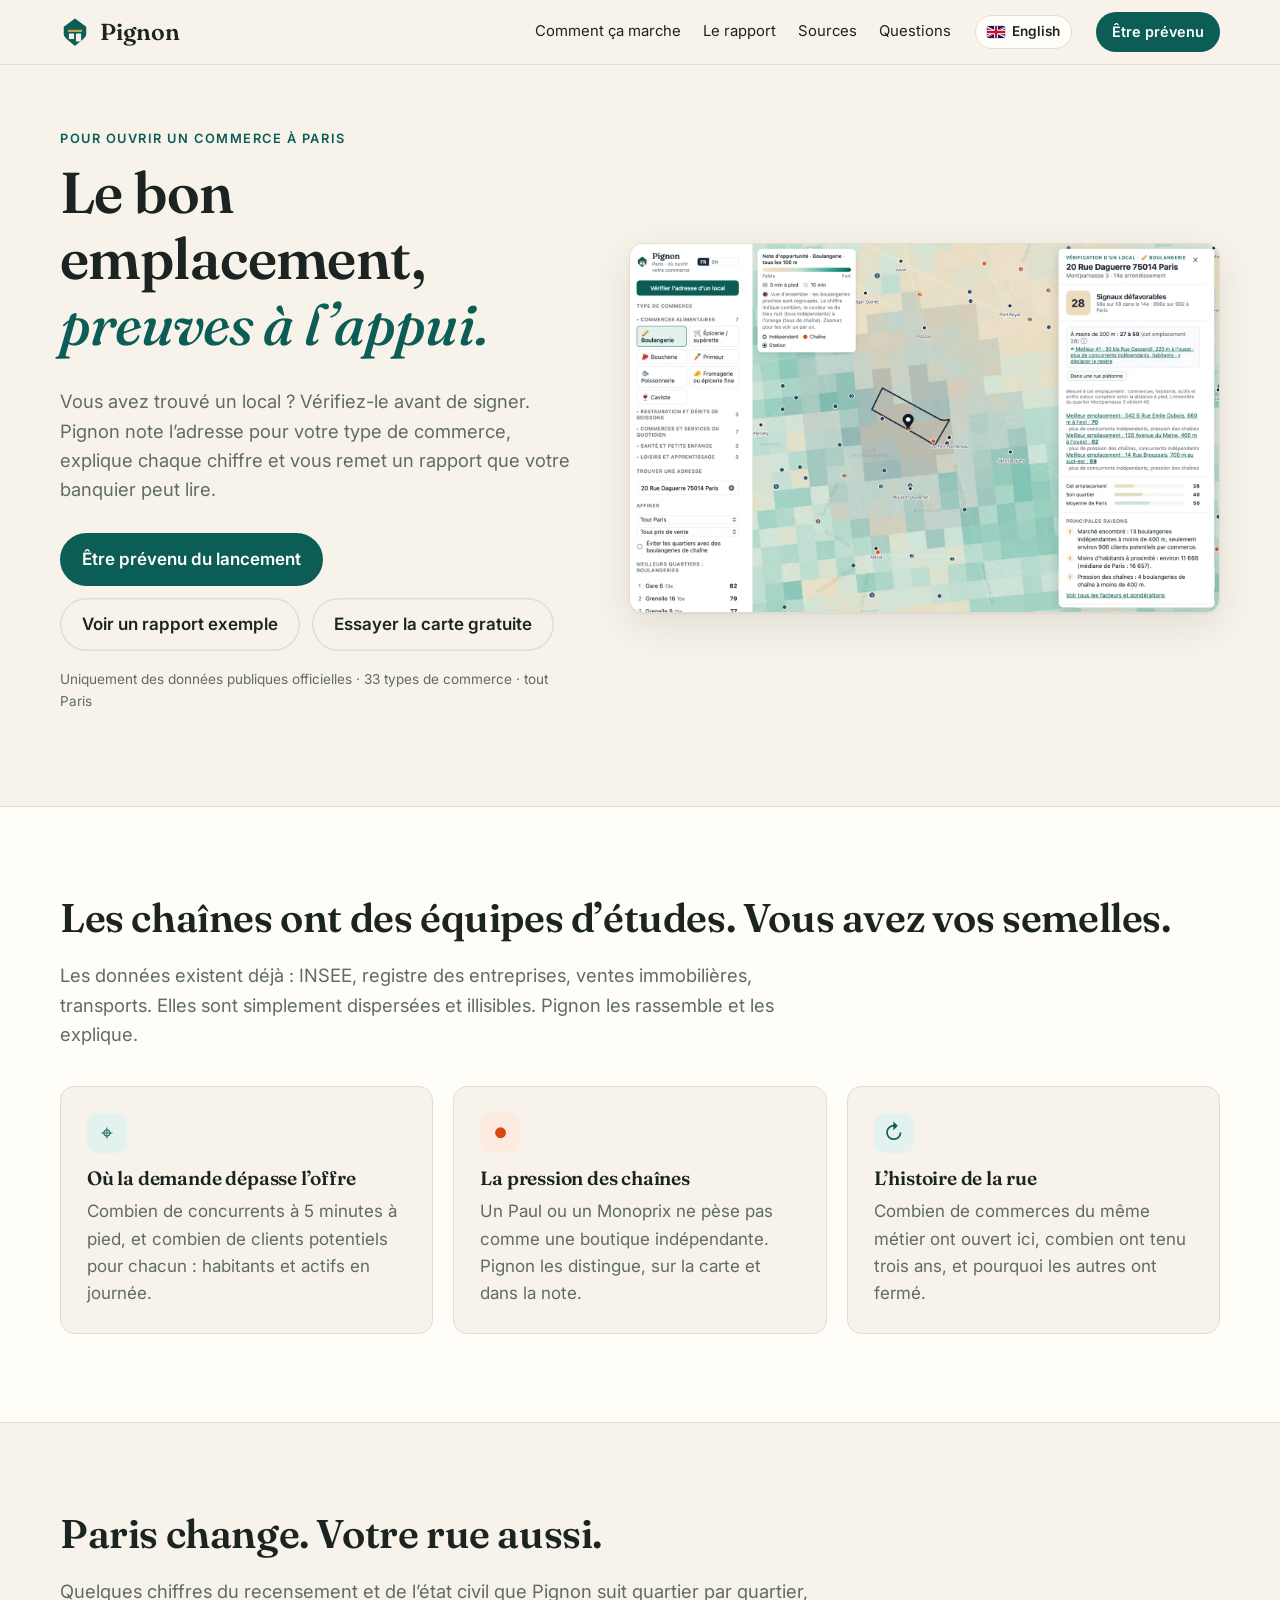
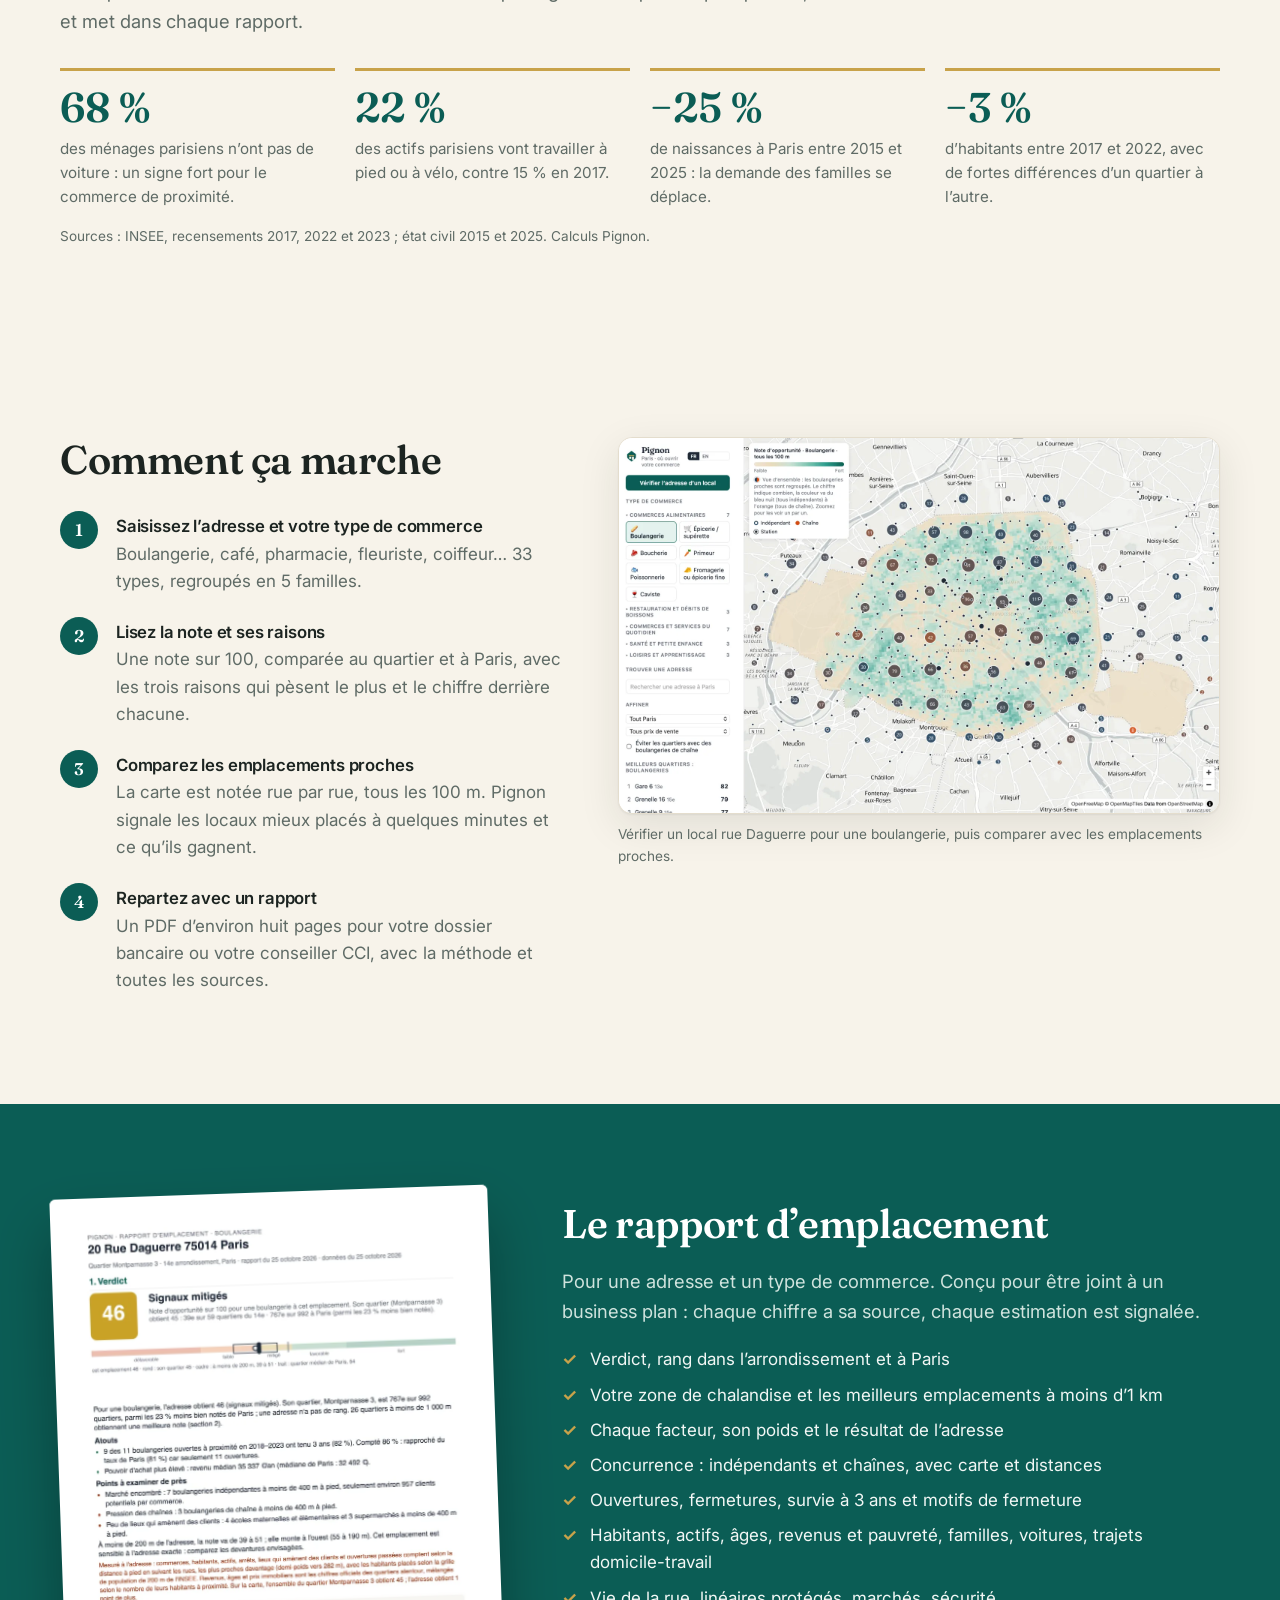
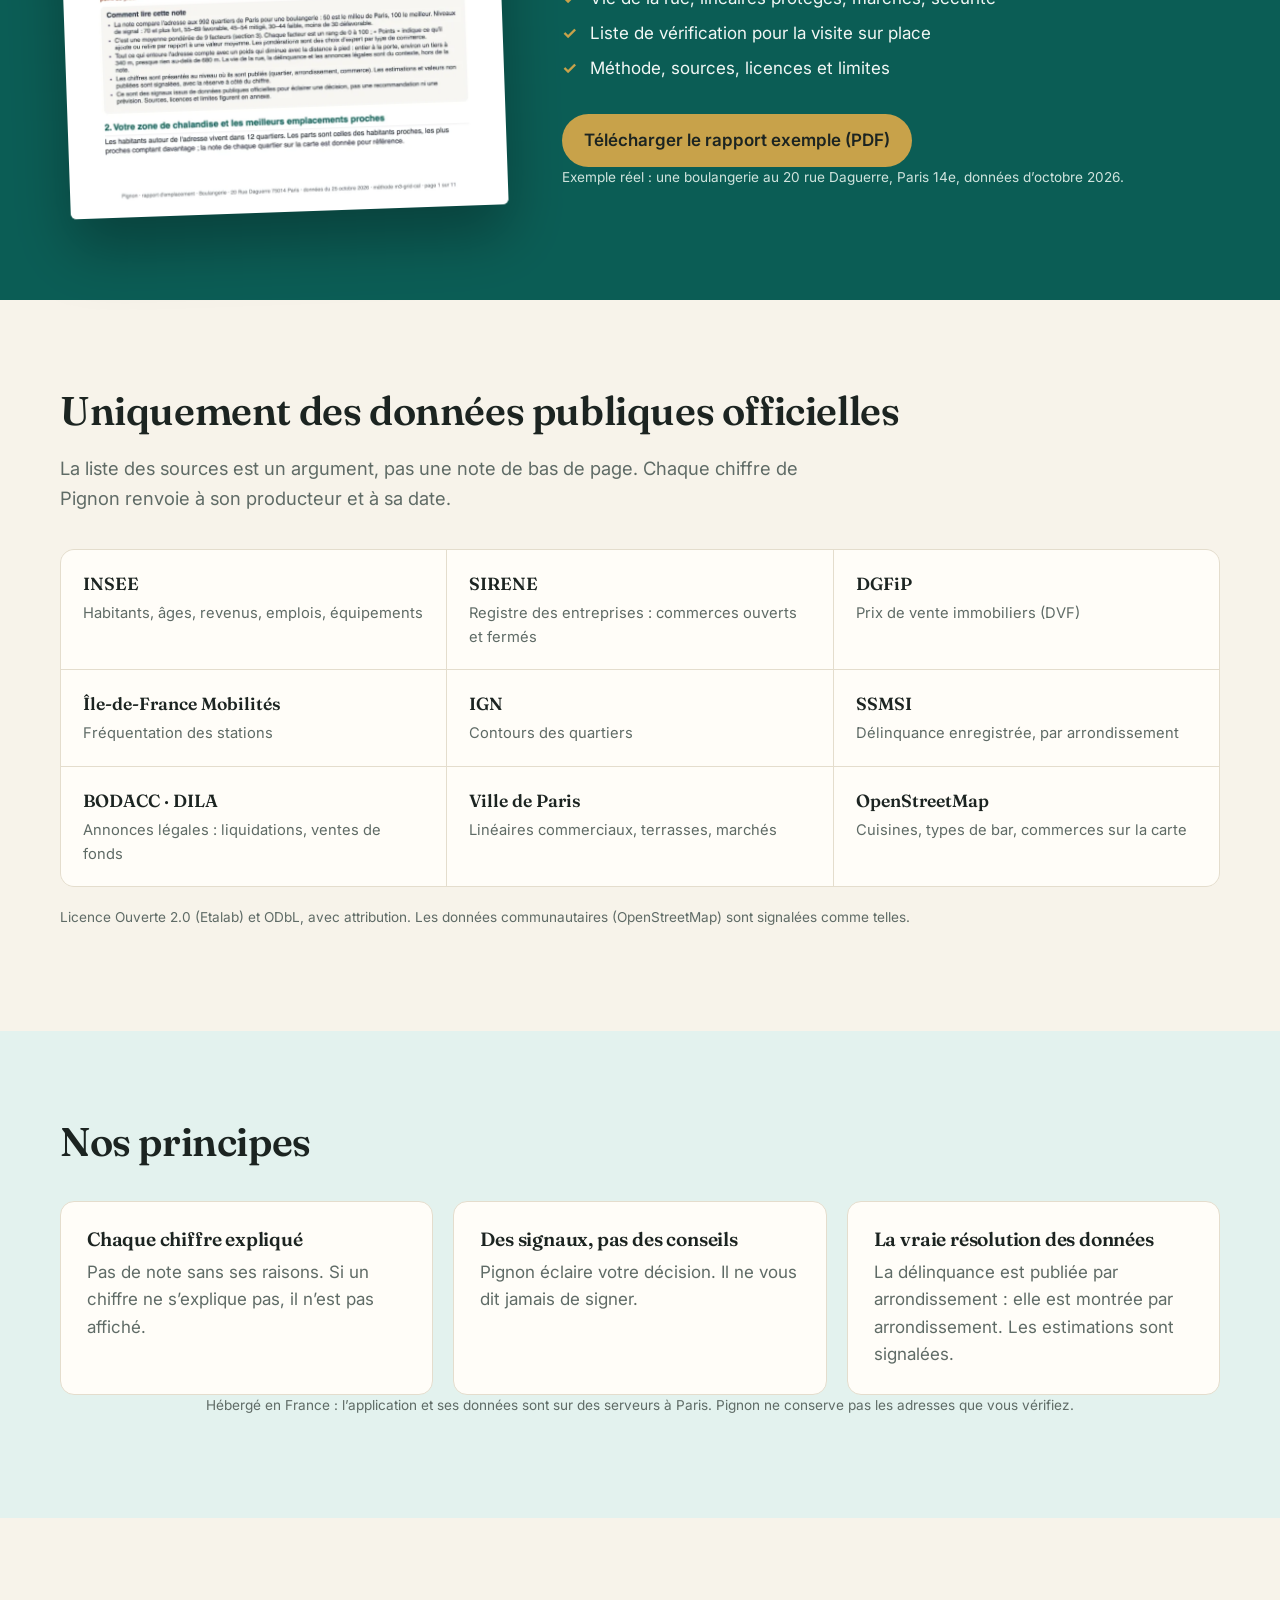
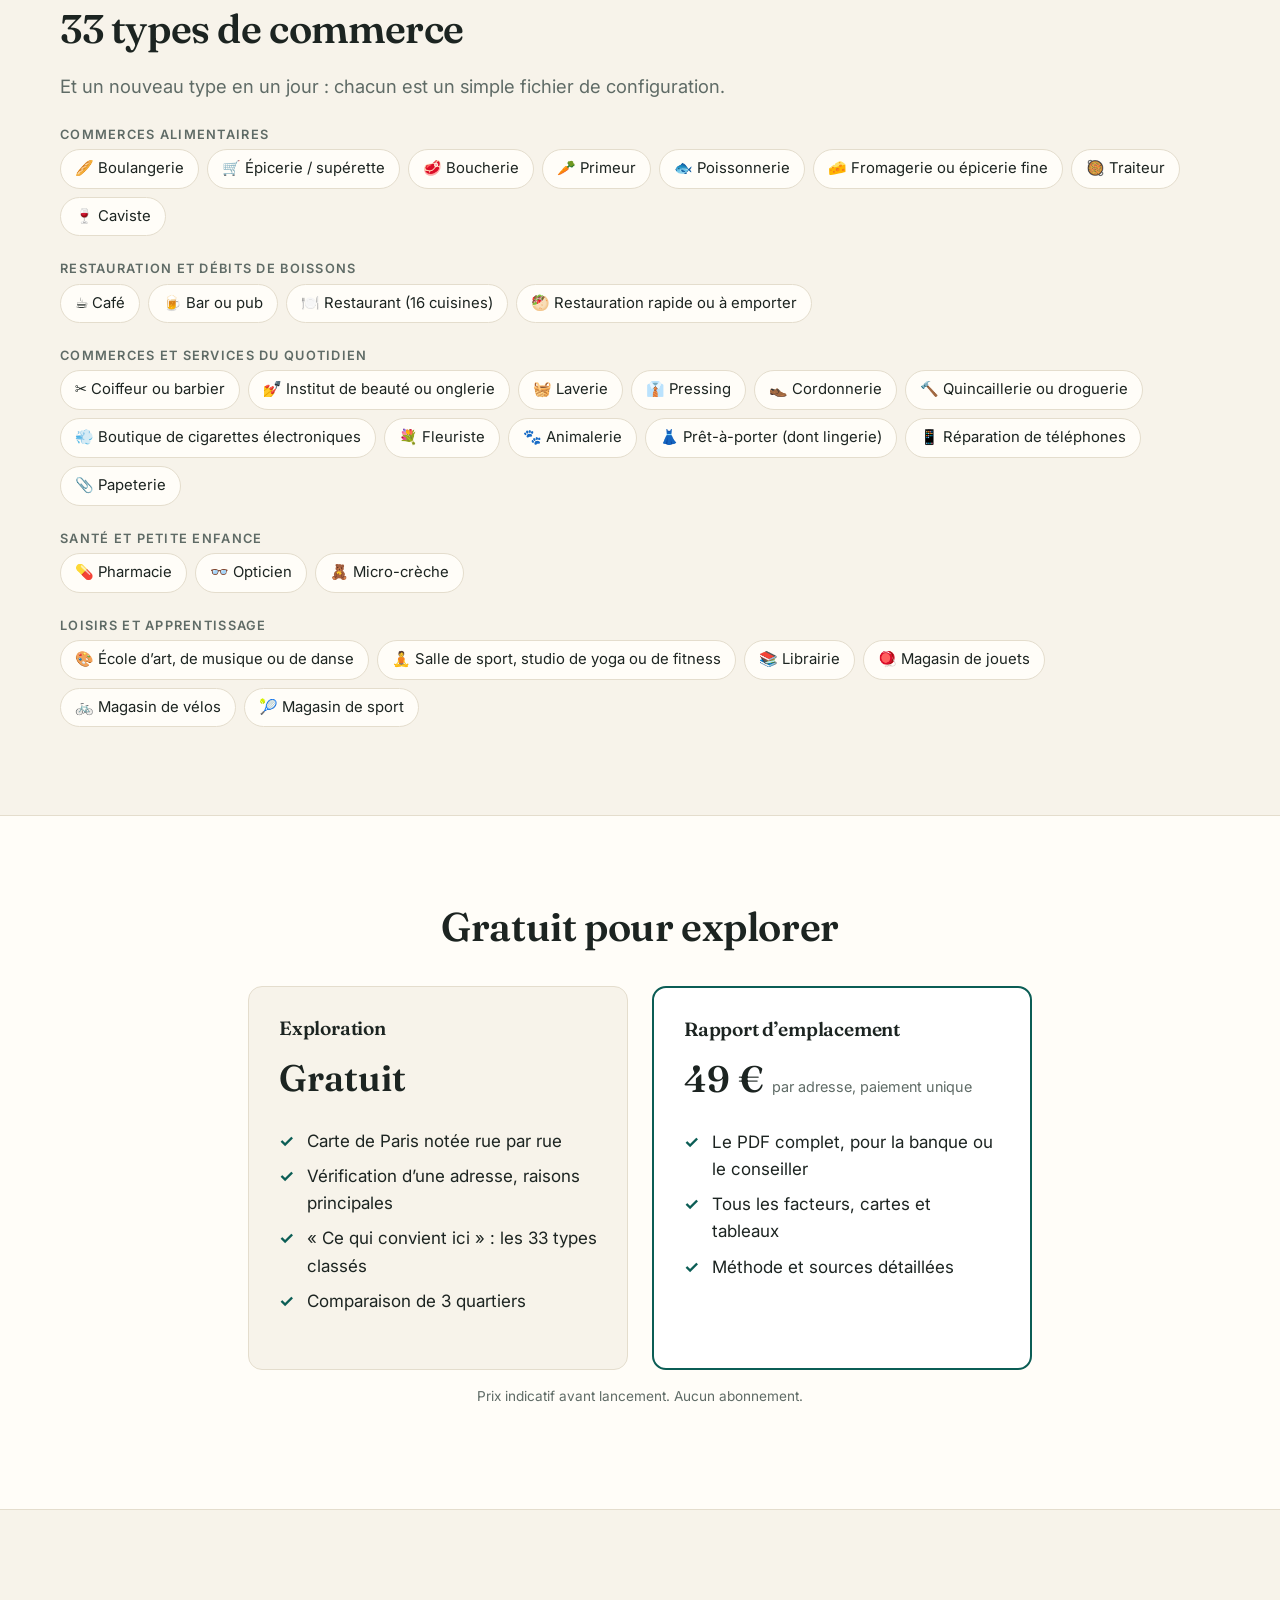
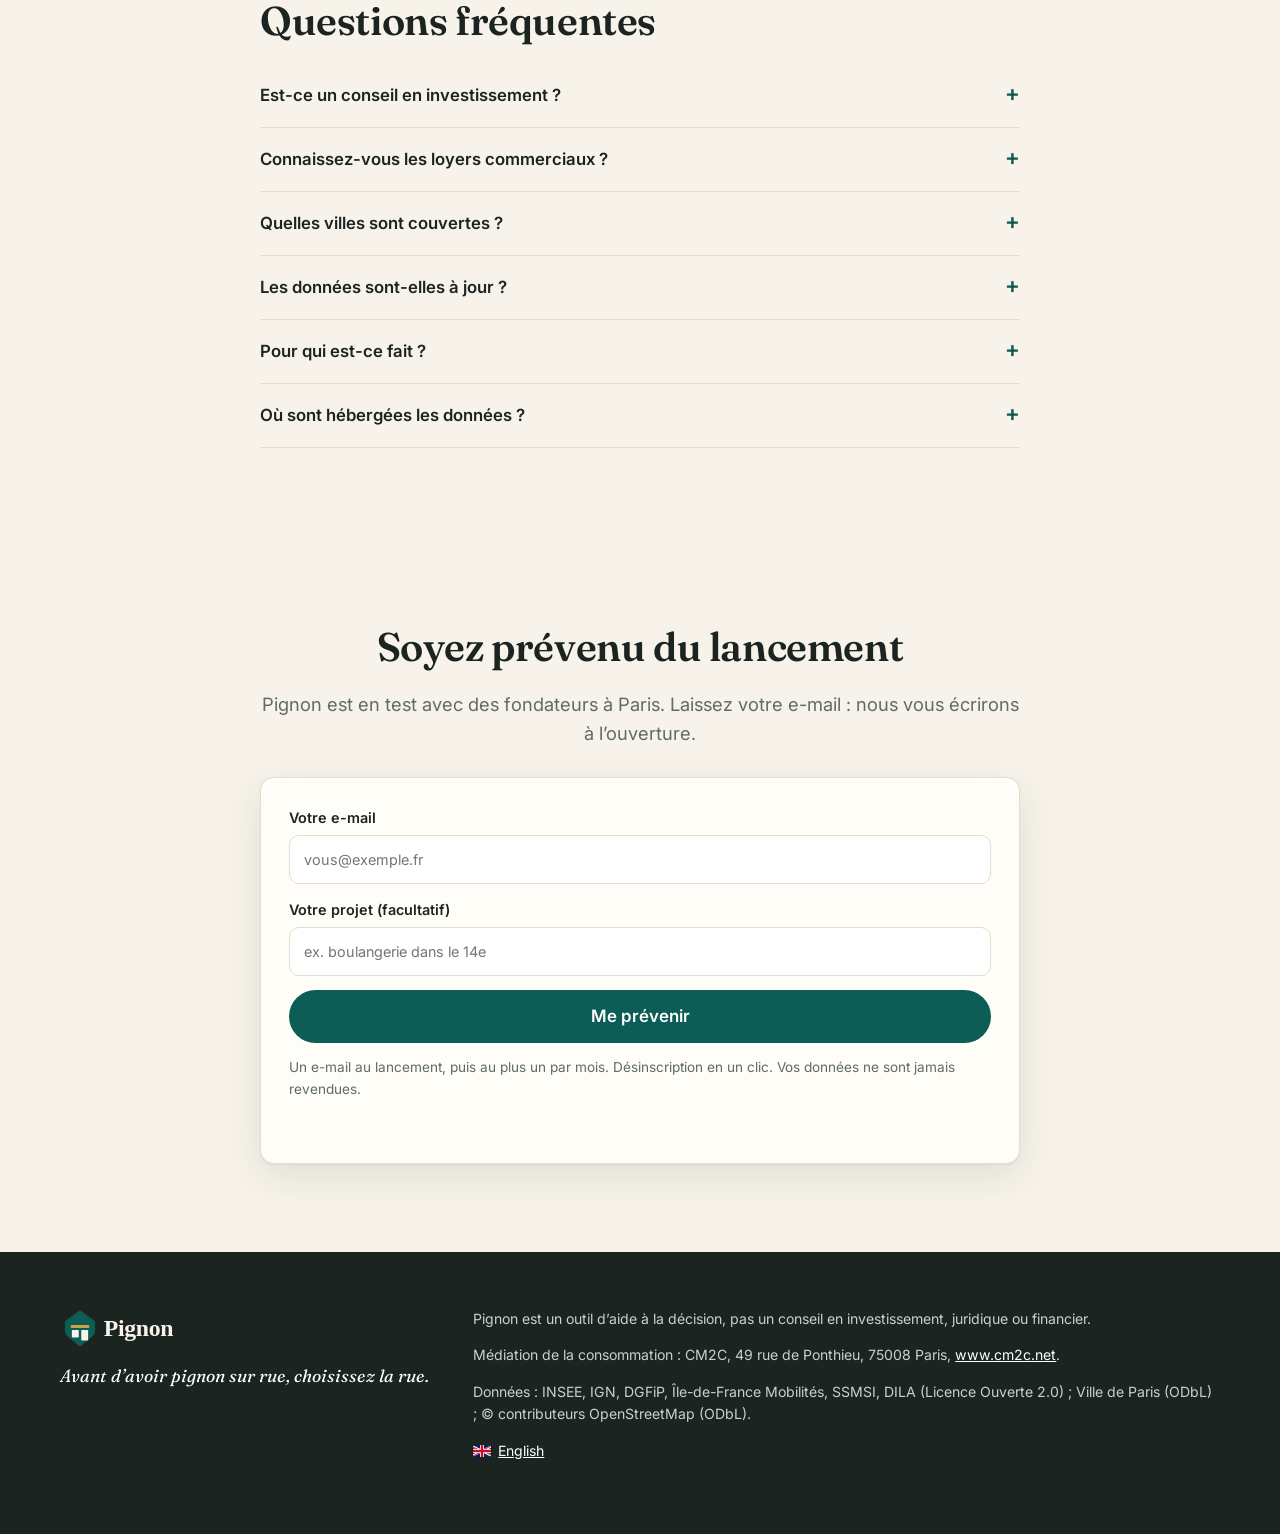
<file: index.html>
<!doctype html>
<html lang="fr">
  <head>
    <meta charset="utf-8" />
    <meta name="viewport" content="width=device-width, initial-scale=1" />
    <title>Pignon · Le bon emplacement, preuves à l’appui</title>
    <meta name="description" content="Avant de signer un bail commercial à Paris, vérifiez l’adresse : une note, les raisons derrière chaque chiffre et un rapport que votre banquier peut lire. Uniquement des données publiques officielles." />
    <meta property="og:title" content="Pignon · Le bon emplacement, preuves à l’appui" />
    <meta property="og:description" content="Avant de signer un bail commercial à Paris, vérifiez l’adresse : une note, les raisons derrière chaque chiffre et un rapport que votre banquier peut lire. Uniquement des données publiques officielles." />
    <meta property="og:type" content="website" />
    <meta property="og:locale" content="fr_FR" />
    <meta property="og:image" content="assets/og.png" />
    <meta name="theme-color" content="#0b5d55" />
    <link rel="alternate" hreflang="fr" href="" />
    <link rel="alternate" hreflang="en" href="en/" />
    <link rel="icon" type="image/svg+xml" href="assets/logo-mark.svg" />
    <link rel="preconnect" href="https://fonts.googleapis.com" />
    <link rel="preconnect" href="https://fonts.gstatic.com" crossorigin />
    <link rel="stylesheet" href="https://fonts.googleapis.com/css2?family=Fraunces:ital,opsz,wght@0,9..144,500;0,9..144,600;1,9..144,500&family=Inter:wght@400;500;600&display=swap" />
    <link rel="stylesheet" href="assets/style.css" />
  </head>
  <body>
    <header class="top">
      <div class="wrap top-inner">
        <a class="brand" href="./" aria-label="Pignon">
          <img src="assets/logo-mark.svg" alt="" width="30" height="30" />
          <span>Pignon</span>
        </a>
        <nav class="nav" aria-label="Navigation">
          <a href="#comment">Comment ça marche</a>
          <a href="#rapport">Le rapport</a>
          <a href="#sources">Sources</a>
          <a href="#faq">Questions</a>
        </nav>
        <a class="lang" href="en/" hreflang="en" lang="en"><img class="flag" src="assets/flag-en.svg" alt="" width="18" height="12" />English</a>
        <a class="btn btn-small" href="#inscription">Être prévenu</a>
      </div>
    </header>

    <main>
      <section class="hero">
        <div class="wrap hero-inner">
          <div class="hero-text">
            <p class="eyebrow">Pour ouvrir un commerce à Paris</p>
            <h1>Le bon emplacement, <em>preuves à l’appui.</em></h1>
            <p class="lead">Vous avez trouvé un local ? Vérifiez-le avant de signer. Pignon note l’adresse pour votre type de commerce, explique chaque chiffre et vous remet un rapport que votre banquier peut lire.</p>
            <div class="actions">
              <a class="btn" href="#inscription">Être prévenu du lancement</a>
              <a class="btn btn-ghost" href="assets/rapport-exemple-boulangerie-paris-14.pdf">Voir un rapport exemple</a>
              <a class="btn btn-ghost" href="https://app.getpignon.fr/">Essayer la carte gratuite</a>
            </div>
            <p class="note">Uniquement des données publiques officielles · 33 types de commerce · tout Paris</p>
          </div>
          <figure class="hero-shot">
            <img src="assets/fr/panel.webp" alt="Pignon : vérification d’un local rue Daguerre (14e) pour une boulangerie, avec la note, la comparaison avec le quartier et Paris, et les meilleurs emplacements proches." width="1600" height="1000" />
          </figure>
        </div>
      </section>

      <section class="problem">
        <div class="wrap">
          <h2>Les chaînes ont des équipes d’études. Vous avez vos semelles.</h2>
          <p class="lead narrow">Les données existent déjà : INSEE, registre des entreprises, ventes immobilières, transports. Elles sont simplement dispersées et illisibles. Pignon les rassemble et les explique.</p>
          <div class="cards three">
            <article class="card">
              <span class="card-icon" aria-hidden="true">⌖</span>
              <h3>Où la demande dépasse l’offre</h3>
              <p>Combien de concurrents à 5 minutes à pied, et combien de clients potentiels pour chacun : habitants et actifs en journée.</p>
            </article>
            <article class="card">
              <span class="card-icon chain" aria-hidden="true">●</span>
              <h3>La pression des chaînes</h3>
              <p>Un Paul ou un Monoprix ne pèse pas comme une boutique indépendante. Pignon les distingue, sur la carte et dans la note.</p>
            </article>
            <article class="card">
              <span class="card-icon" aria-hidden="true">↻</span>
              <h3>L’histoire de la rue</h3>
              <p>Combien de commerces du même métier ont ouvert ici, combien ont tenu trois ans, et pourquoi les autres ont fermé.</p>
            </article>
          </div>
        </div>
      </section>

      <section class="stats">
        <div class="wrap">
          <h2>Paris change. Votre rue aussi.</h2>
          <p class="lead narrow">Quelques chiffres du recensement et de l’état civil que Pignon suit quartier par quartier, et met dans chaque rapport.</p>
          <div class="stat-grid">
            <div class="stat"><b>68 %</b><p>des ménages parisiens n’ont pas de voiture : un signe fort pour le commerce de proximité.</p></div>
            <div class="stat"><b>22 %</b><p>des actifs parisiens vont travailler à pied ou à vélo, contre 15 % en 2017.</p></div>
            <div class="stat"><b>−25 %</b><p>de naissances à Paris entre 2015 et 2025 : la demande des familles se déplace.</p></div>
            <div class="stat"><b>−3 %</b><p>d’habitants entre 2017 et 2022, avec de fortes différences d’un quartier à l’autre.</p></div>
          </div>
          <p class="note">Sources : INSEE, recensements 2017, 2022 et 2023 ; état civil 2015 et 2025. Calculs Pignon.</p>
        </div>
      </section>

      <section class="how" id="comment">
        <div class="wrap how-inner">
          <div>
            <h2>Comment ça marche</h2>
            <ol class="steps">
              <li><h3>Saisissez l’adresse et votre type de commerce</h3><p>Boulangerie, café, pharmacie, fleuriste, coiffeur… 33 types, regroupés en 5 familles.</p></li>
              <li><h3>Lisez la note et ses raisons</h3><p>Une note sur 100, comparée au quartier et à Paris, avec les trois raisons qui pèsent le plus et le chiffre derrière chacune.</p></li>
              <li><h3>Comparez les emplacements proches</h3><p>La carte est notée rue par rue, tous les 100 m. Pignon signale les locaux mieux placés à quelques minutes et ce qu’ils gagnent.</p></li>
              <li><h3>Repartez avec un rapport</h3><p>Un PDF d’environ huit pages pour votre dossier bancaire ou votre conseiller CCI, avec la méthode et toutes les sources.</p></li>
            </ol>
          </div>
          <figure class="demo">
            <video src="assets/fr/demo.mp4" poster="assets/fr/map.webp" autoplay muted loop playsinline preload="metadata" aria-label="Vérifier un local rue Daguerre pour une boulangerie, puis comparer avec les emplacements proches."></video>
            <figcaption>Vérifier un local rue Daguerre pour une boulangerie, puis comparer avec les emplacements proches.</figcaption>
          </figure>
        </div>
      </section>

      <section class="report" id="rapport">
        <div class="wrap report-inner">
          <figure class="report-cover">
            <a href="assets/rapport-exemple-boulangerie-paris-14.pdf"><img src="assets/fr/report-page.webp" alt="Première page du rapport d’emplacement Pignon" width="900" height="1273" loading="lazy" /></a>
          </figure>
          <div>
            <h2>Le rapport d’emplacement</h2>
            <p class="lead">Pour une adresse et un type de commerce. Conçu pour être joint à un business plan : chaque chiffre a sa source, chaque estimation est signalée.</p>
            <ul class="checks">
              <li>Verdict, rang dans l’arrondissement et à Paris</li>
              <li>Votre zone de chalandise et les meilleurs emplacements à moins d’1 km</li>
              <li>Chaque facteur, son poids et le résultat de l’adresse</li>
              <li>Concurrence : indépendants et chaînes, avec carte et distances</li>
              <li>Ouvertures, fermetures, survie à 3 ans et motifs de fermeture</li>
              <li>Habitants, actifs, âges, revenus et pauvreté, familles, voitures, trajets domicile-travail</li>
              <li>Vie de la rue, linéaires protégés, marchés, sécurité</li>
              <li>Liste de vérification pour la visite sur place</li>
              <li>Méthode, sources, licences et limites</li>
            </ul>
            <a class="btn" href="assets/rapport-exemple-boulangerie-paris-14.pdf">Télécharger le rapport exemple (PDF)</a>
            <p class="note">Exemple réel : une boulangerie au 20 rue Daguerre, Paris 14e, données d’octobre 2026.</p>
          </div>
        </div>
      </section>

      <section class="sources" id="sources">
        <div class="wrap">
          <h2>Uniquement des données publiques officielles</h2>
          <p class="lead narrow">La liste des sources est un argument, pas une note de bas de page. Chaque chiffre de Pignon renvoie à son producteur et à sa date.</p>
          <ul class="source-list">
            <li><b>INSEE</b><span>Habitants, âges, revenus, emplois, équipements</span></li>
            <li><b>SIRENE</b><span>Registre des entreprises : commerces ouverts et fermés</span></li>
            <li><b>DGFiP</b><span>Prix de vente immobiliers (DVF)</span></li>
            <li><b>Île-de-France Mobilités</b><span>Fréquentation des stations</span></li>
            <li><b>IGN</b><span>Contours des quartiers</span></li>
            <li><b>SSMSI</b><span>Délinquance enregistrée, par arrondissement</span></li>
            <li><b>BODACC · DILA</b><span>Annonces légales : liquidations, ventes de fonds</span></li>
            <li><b>Ville de Paris</b><span>Linéaires commerciaux, terrasses, marchés</span></li>
            <li><b>OpenStreetMap</b><span>Cuisines, types de bar, commerces sur la carte</span></li>
          </ul>
          <p class="note">Licence Ouverte 2.0 (Etalab) et ODbL, avec attribution. Les données communautaires (OpenStreetMap) sont signalées comme telles.</p>
        </div>
      </section>

      <section class="principles">
        <div class="wrap">
          <h2>Nos principes</h2>
          <div class="cards three">
            <article class="card"><h3>Chaque chiffre expliqué</h3><p>Pas de note sans ses raisons. Si un chiffre ne s’explique pas, il n’est pas affiché.</p></article>
            <article class="card"><h3>Des signaux, pas des conseils</h3><p>Pignon éclaire votre décision. Il ne vous dit jamais de signer.</p></article>
            <article class="card"><h3>La vraie résolution des données</h3><p>La délinquance est publiée par arrondissement : elle est montrée par arrondissement. Les estimations sont signalées.</p></article>
          </div>
          <p class="note center">Hébergé en France : l’application et ses données sont sur des serveurs à Paris. Pignon ne conserve pas les adresses que vous vérifiez.</p>
        </div>
      </section>

      <section class="types">
        <div class="wrap">
          <h2>33 types de commerce</h2>
          <p class="lead narrow">Et un nouveau type en un jour : chacun est un simple fichier de configuration.</p>
          <div class="family"><h3>Commerces alimentaires</h3><ul class="chips"><li><span aria-hidden="true">🥖</span> Boulangerie</li><li><span aria-hidden="true">🛒</span> Épicerie / supérette</li><li><span aria-hidden="true">🥩</span> Boucherie</li><li><span aria-hidden="true">🥕</span> Primeur</li><li><span aria-hidden="true">🐟</span> Poissonnerie</li><li><span aria-hidden="true">🧀</span> Fromagerie ou épicerie fine</li><li><span aria-hidden="true">🥘</span> Traiteur</li><li><span aria-hidden="true">🍷</span> Caviste</li></ul></div>
          <div class="family"><h3>Restauration et débits de boissons</h3><ul class="chips"><li><span aria-hidden="true">☕</span> Café</li><li><span aria-hidden="true">🍺</span> Bar ou pub</li><li><span aria-hidden="true">🍽️</span> Restaurant (16 cuisines)</li><li><span aria-hidden="true">🥙</span> Restauration rapide ou à emporter</li></ul></div>
          <div class="family"><h3>Commerces et services du quotidien</h3><ul class="chips"><li><span aria-hidden="true">✂️</span> Coiffeur ou barbier</li><li><span aria-hidden="true">💅</span> Institut de beauté ou onglerie</li><li><span aria-hidden="true">🧺</span> Laverie</li><li><span aria-hidden="true">👔</span> Pressing</li><li><span aria-hidden="true">👞</span> Cordonnerie</li><li><span aria-hidden="true">🔨</span> Quincaillerie ou droguerie</li><li><span aria-hidden="true">💨</span> Boutique de cigarettes électroniques</li><li><span aria-hidden="true">💐</span> Fleuriste</li><li><span aria-hidden="true">🐾</span> Animalerie</li><li><span aria-hidden="true">👗</span> Prêt-à-porter (dont lingerie)</li><li><span aria-hidden="true">📱</span> Réparation de téléphones</li><li><span aria-hidden="true">📎</span> Papeterie</li></ul></div>
          <div class="family"><h3>Santé et petite enfance</h3><ul class="chips"><li><span aria-hidden="true">💊</span> Pharmacie</li><li><span aria-hidden="true">👓</span> Opticien</li><li><span aria-hidden="true">🧸</span> Micro-crèche</li></ul></div>
          <div class="family"><h3>Loisirs et apprentissage</h3><ul class="chips"><li><span aria-hidden="true">🎨</span> École d’art, de musique ou de danse</li><li><span aria-hidden="true">🧘</span> Salle de sport, studio de yoga ou de fitness</li><li><span aria-hidden="true">📚</span> Librairie</li><li><span aria-hidden="true">🪀</span> Magasin de jouets</li><li><span aria-hidden="true">🚲</span> Magasin de vélos</li><li><span aria-hidden="true">🎾</span> Magasin de sport</li></ul></div>
        </div>
      </section>

      <section class="pricing">
        <div class="wrap">
          <h2>Gratuit pour explorer</h2>
          <div class="plans">
            <article class="plan">
              <h3>Exploration</h3>
              <p class="price">Gratuit</p>
              <ul class="checks">
                <li>Carte de Paris notée rue par rue</li>
                <li>Vérification d’une adresse, raisons principales</li>
                <li>« Ce qui convient ici » : les 33 types classés</li>
                <li>Comparaison de 3 quartiers</li>
              </ul>
            </article>
            <article class="plan plan-main">
              <h3>Rapport d’emplacement</h3>
              <p class="price">49 € <small>par adresse, paiement unique</small></p>
              <ul class="checks">
                <li>Le PDF complet, pour la banque ou le conseiller</li>
                <li>Tous les facteurs, cartes et tableaux</li>
                <li>Méthode et sources détaillées</li>
              </ul>
            </article>
          </div>
          <p class="note center">Prix indicatif avant lancement. Aucun abonnement.</p>
        </div>
      </section>

      <section class="faq" id="faq">
        <div class="wrap narrow">
          <h2>Questions fréquentes</h2>
          <details><summary>Est-ce un conseil en investissement ?</summary><p>Non. Pignon est un outil d’aide à la décision : il présente des indicateurs issus de données publiques et la méthode qui les combine. La décision reste la vôtre, avec votre banquier, votre conseiller et le bailleur.</p></details>
          <details><summary>Connaissez-vous les loyers commerciaux ?</summary><p>Non, et nous le disons : aucune source ouverte ne publie les loyers commerciaux. Pignon montre les prix de vente immobiliers (DVF), clairement signalés comme des prix de vente.</p></details>
          <details><summary>Quelles villes sont couvertes ?</summary><p>Tout Paris, ses 20 arrondissements et environ 990 quartiers. Les grandes sources sont nationales : d’autres villes suivront.</p></details>
          <details><summary>Les données sont-elles à jour ?</summary><p>Chaque source a son propre rythme : le registre des entreprises est rafraîchi chaque semaine, le recensement chaque année. La date de chaque source figure dans l’application et dans le rapport.</p></details>
          <details><summary>Pour qui est-ce fait ?</summary><p>Pour les fondateurs de commerces indépendants : premier ou deuxième commerce, souvent après une reconversion. Les conseillers CCI, CMA et les banques sont les bienvenus.</p></details>
          <details><summary>Où sont hébergées les données ?</summary><p>En France. L’application et sa base de données tournent sur des serveurs à Paris, et la recherche d’adresse passe par la Géoplateforme de l’IGN, le service public français. Pignon ne conserve pas les adresses que vous vérifiez, et aucun compte n’est nécessaire pour explorer la carte.</p></details>
        </div>
      </section>

      <section class="signup" id="inscription">
        <div class="wrap narrow">
          <h2>Soyez prévenu du lancement</h2>
          <p class="lead">Pignon est en test avec des fondateurs à Paris. Laissez votre e-mail : nous vous écrirons à l’ouverture.</p>
          <form class="signup-form" data-thanks="Merci ! Nous vous écrirons au lancement." data-soon="Les inscriptions ouvrent très bientôt. Revenez dans quelques jours." data-error="Un problème est survenu. Réessayez dans un instant.">
            <label>
              <span>Votre e-mail</span>
              <input type="email" name="email" required placeholder="vous@exemple.fr" autocomplete="email" />
            </label>
            <label>
              <span>Votre projet (facultatif)</span>
              <input type="text" name="project" placeholder="ex. boulangerie dans le 14e" />
            </label>
            <input type="hidden" name="lang" value="fr" />
            <button class="btn" type="submit">Me prévenir</button>
            <p class="note">Un e-mail au lancement, puis au plus un par mois. Désinscription en un clic. Vos données ne sont jamais revendues.</p>
            <p class="form-status" role="status" aria-live="polite"></p>
          </form>
        </div>
      </section>
    </main>

    <footer class="foot">
      <div class="wrap foot-inner">
        <div>
          <img src="assets/logo-light.svg" alt="Pignon" width="150" height="40" />
          <p class="tagline">Avant d’avoir pignon sur rue, choisissez la rue.</p>
        </div>
        <div class="foot-text">
          <p>Pignon est un outil d’aide à la décision, pas un conseil en investissement, juridique ou financier.</p>
          <p>Médiation de la consommation : CM2C, 49 rue de Ponthieu, 75008 Paris, <a href=https://www.cm2c.net>www.cm2c.net</a>.</p>
          <p>Données : INSEE, IGN, DGFiP, Île-de-France Mobilités, SSMSI, DILA (Licence Ouverte 2.0) ; Ville de Paris (ODbL) ; © contributeurs OpenStreetMap (ODbL).</p>
          <p><a class="lang-foot" href="en/" hreflang="en" lang="en"><img class="flag" src="assets/flag-en.svg" alt="" width="18" height="12" />English</a></p>
        </div>
      </div>
    </footer>
    <script src="assets/site.js" defer></script>
  </body>
</html>
</file>
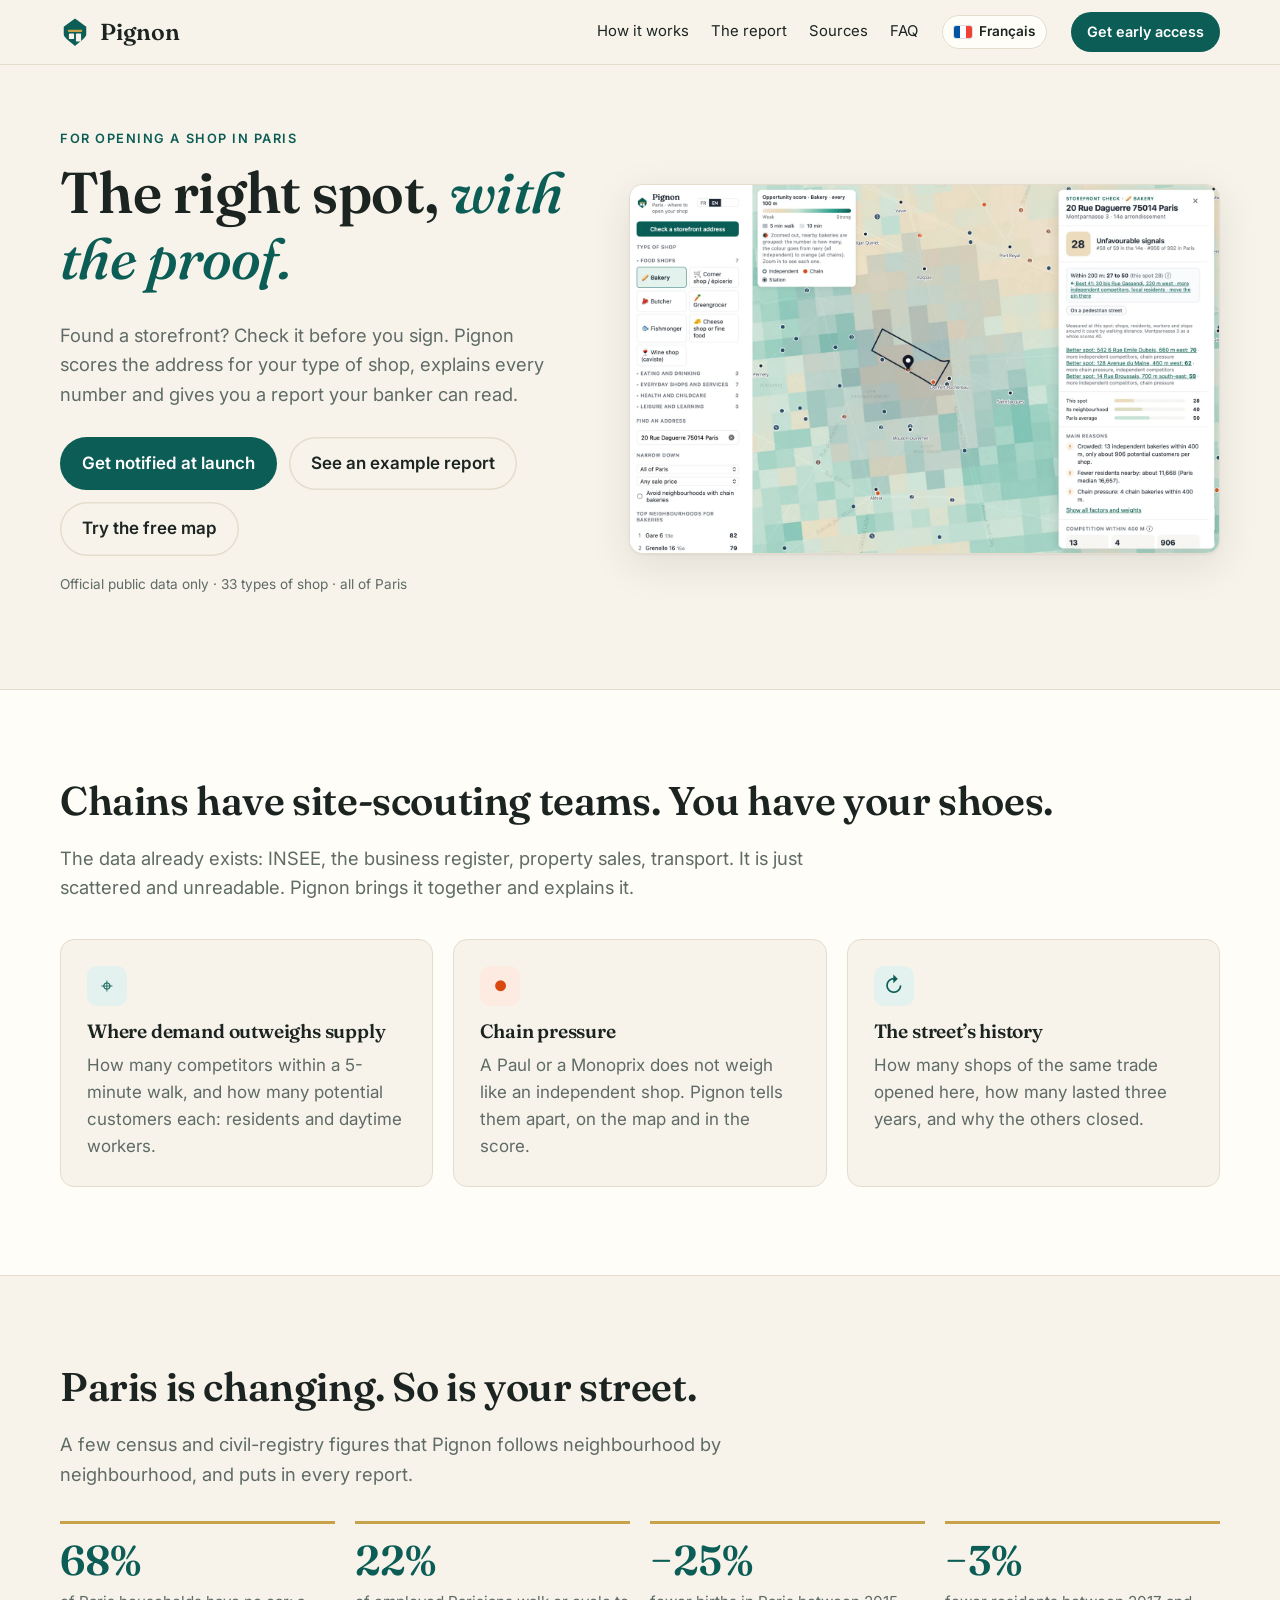
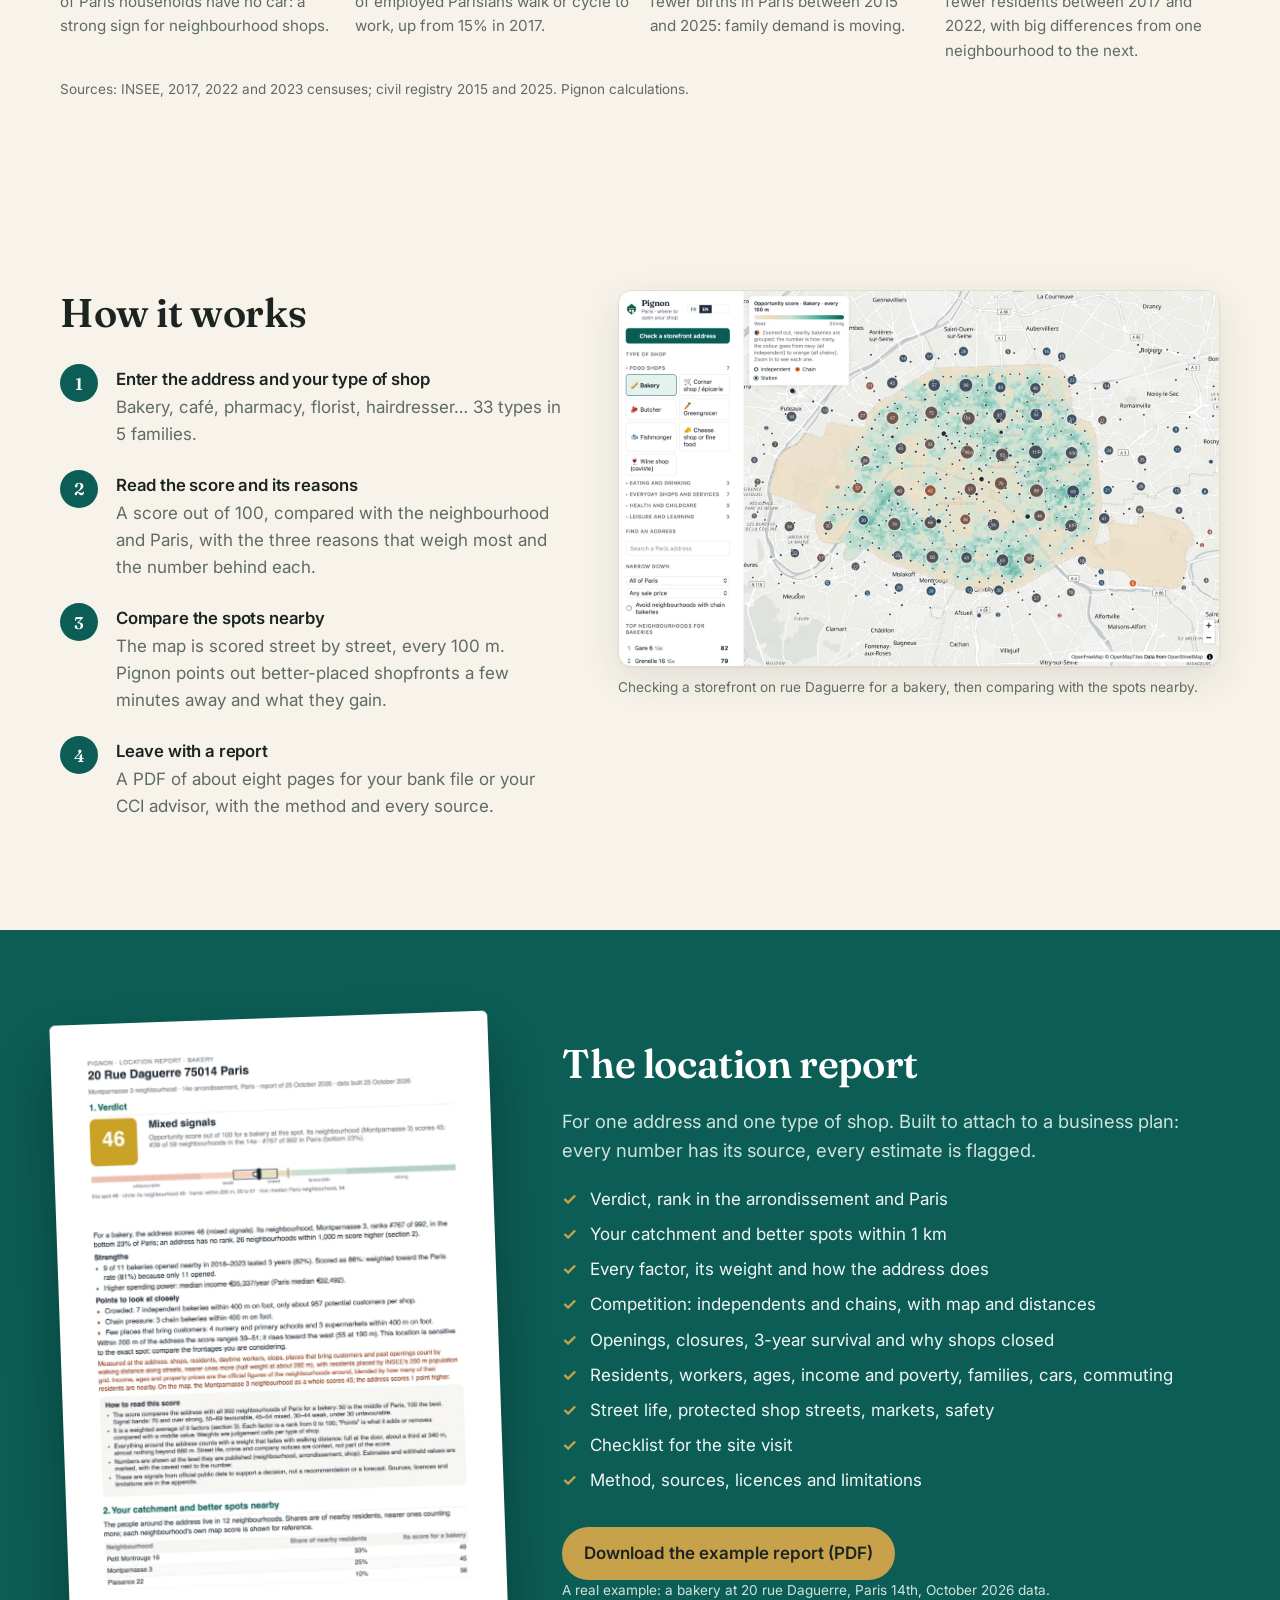
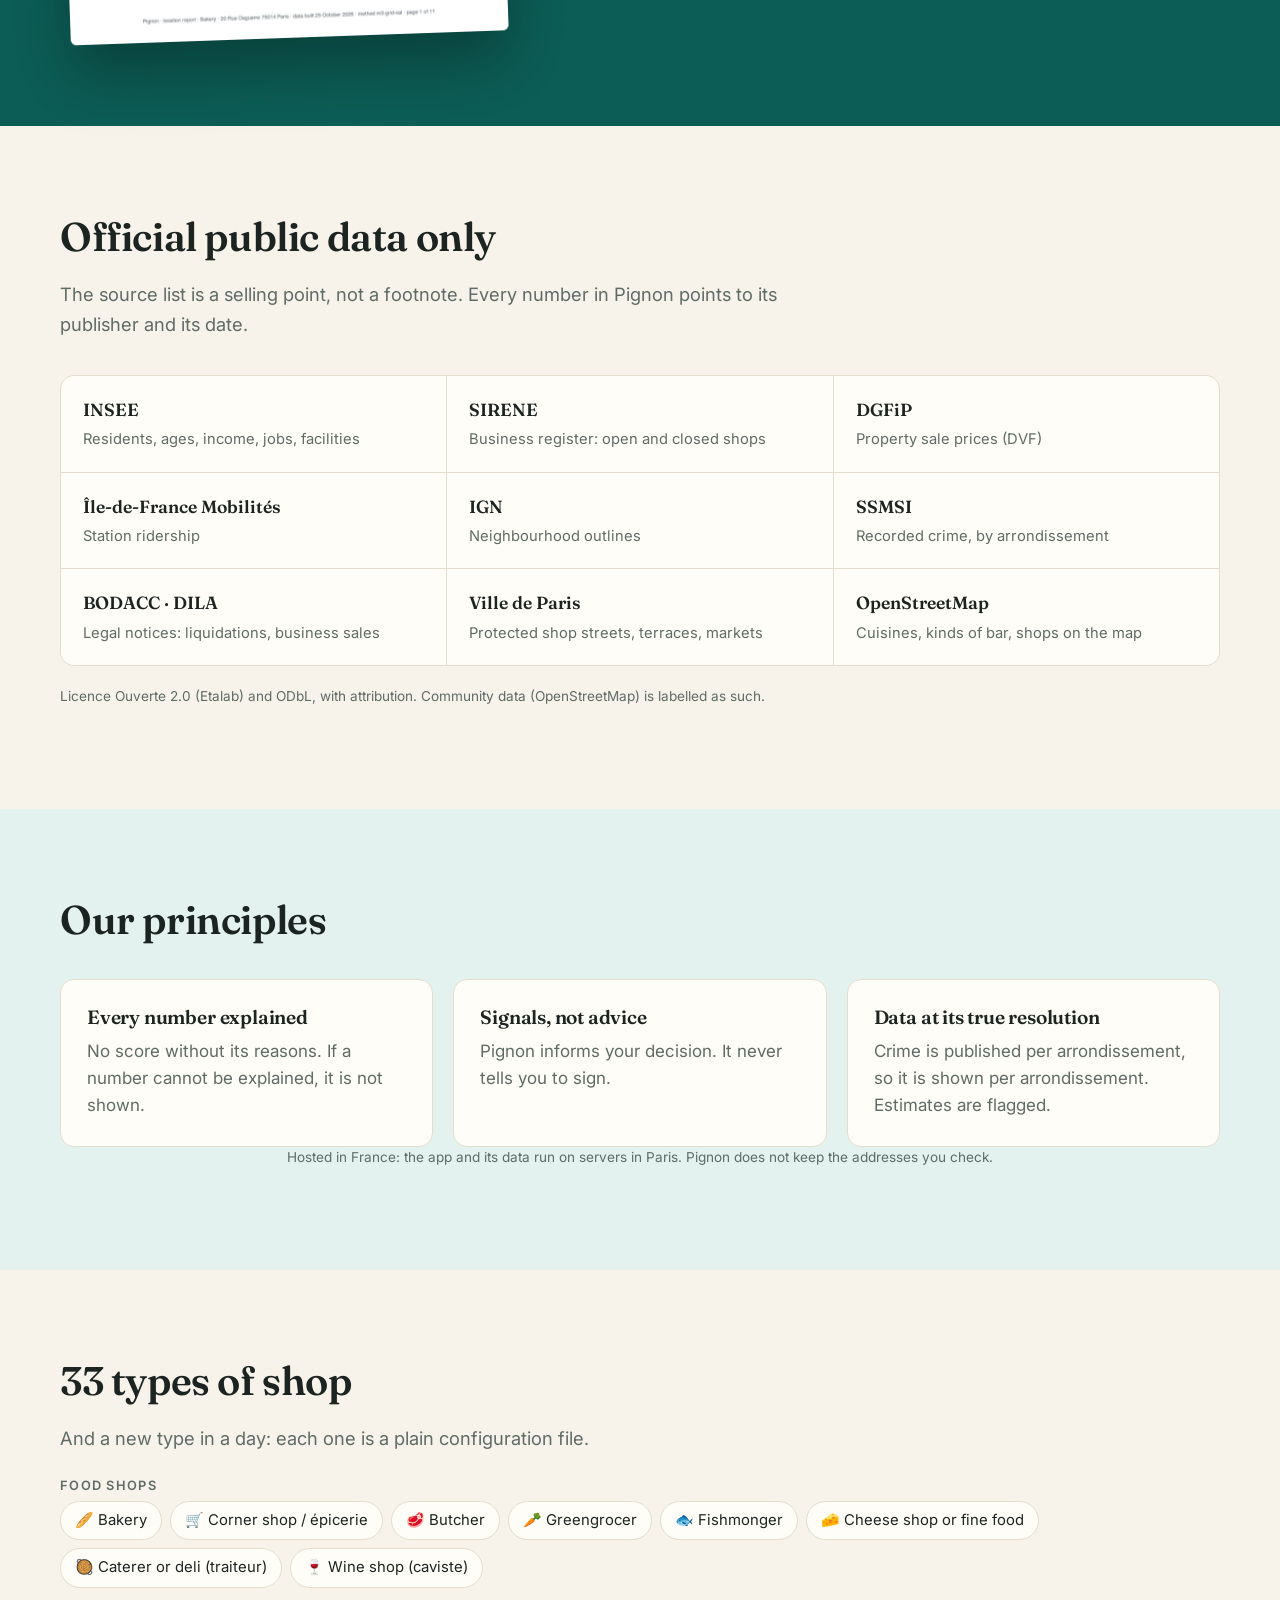
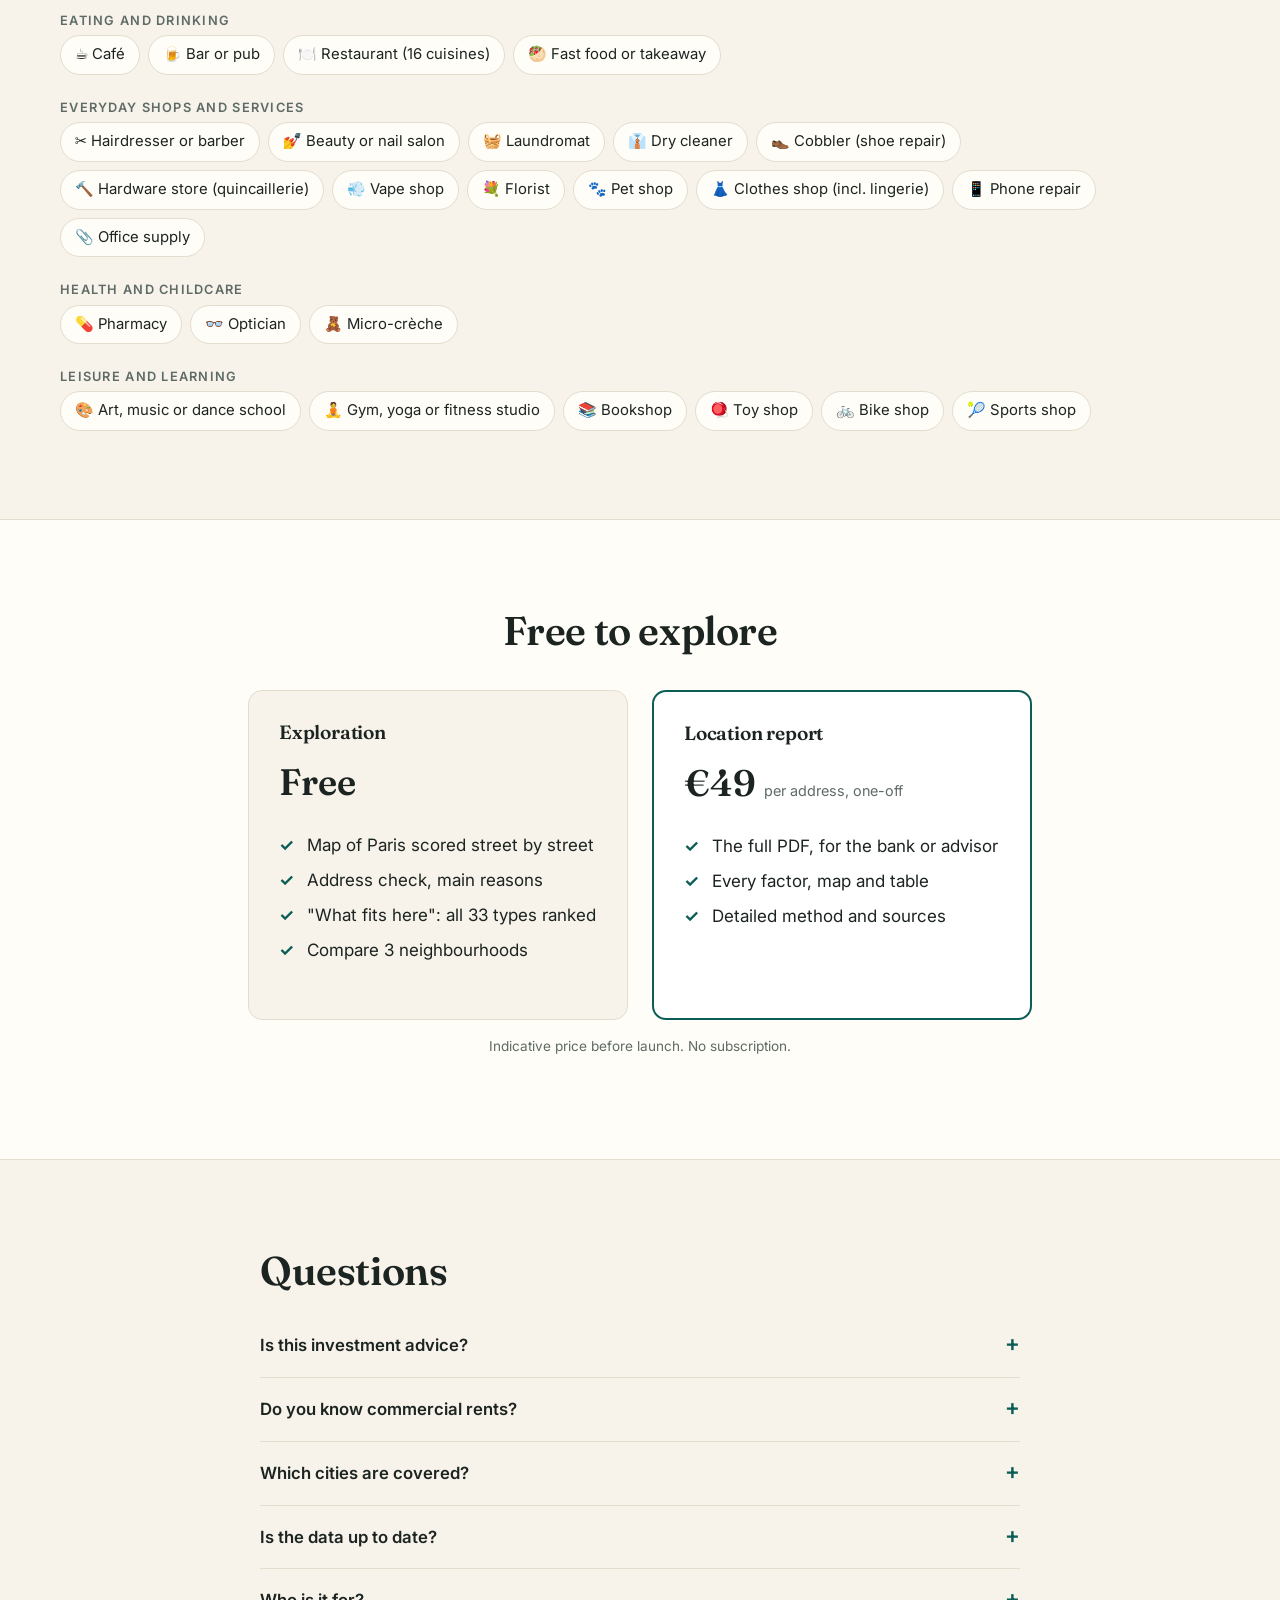
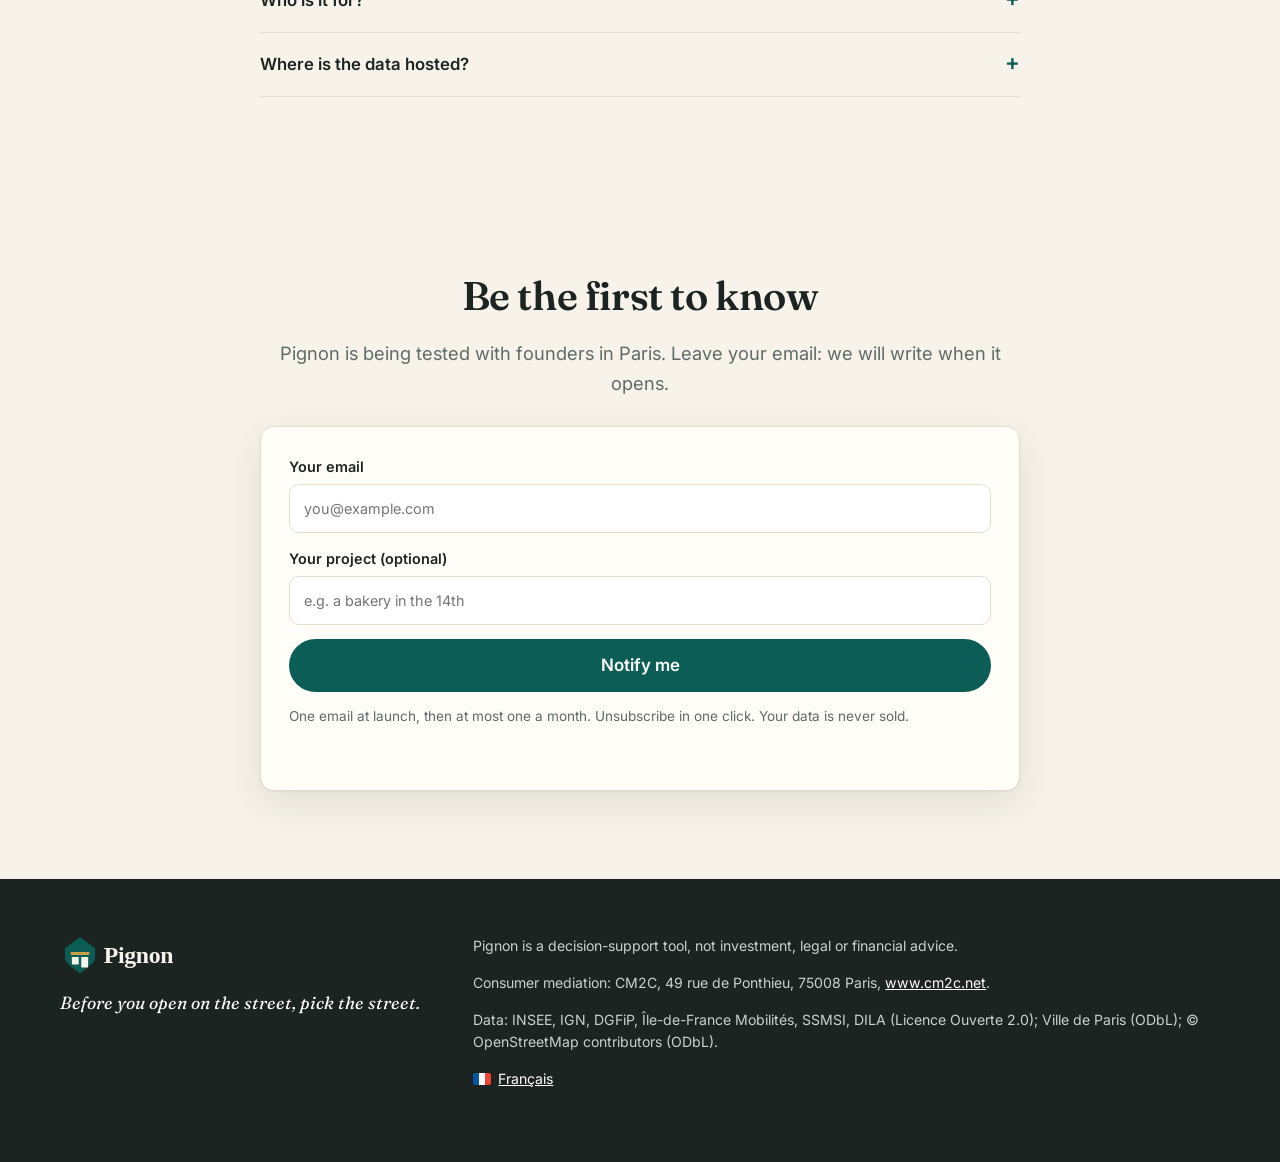
<file: en/index.html>
<!doctype html>
<html lang="en">
  <head>
    <meta charset="utf-8" />
    <meta name="viewport" content="width=device-width, initial-scale=1" />
    <title>Pignon · The right spot, with the proof</title>
    <meta name="description" content="Before you sign a commercial lease in Paris, check the address: a score, the reasons behind every number and a report your banker can read. Official public data only." />
    <meta property="og:title" content="Pignon · The right spot, with the proof" />
    <meta property="og:description" content="Before you sign a commercial lease in Paris, check the address: a score, the reasons behind every number and a report your banker can read. Official public data only." />
    <meta property="og:type" content="website" />
    <meta property="og:locale" content="en_GB" />
    <meta property="og:image" content="../assets/og.png" />
    <meta name="theme-color" content="#0b5d55" />
    <link rel="alternate" hreflang="fr" href="../" />
    <link rel="alternate" hreflang="en" href="../en/" />
    <link rel="icon" type="image/svg+xml" href="../assets/logo-mark.svg" />
    <link rel="preconnect" href="https://fonts.googleapis.com" />
    <link rel="preconnect" href="https://fonts.gstatic.com" crossorigin />
    <link rel="stylesheet" href="https://fonts.googleapis.com/css2?family=Fraunces:ital,opsz,wght@0,9..144,500;0,9..144,600;1,9..144,500&family=Inter:wght@400;500;600&display=swap" />
    <link rel="stylesheet" href="../assets/style.css" />
  </head>
  <body>
    <header class="top">
      <div class="wrap top-inner">
        <a class="brand" href="../en/" aria-label="Pignon">
          <img src="../assets/logo-mark.svg" alt="" width="30" height="30" />
          <span>Pignon</span>
        </a>
        <nav class="nav" aria-label="Navigation">
          <a href="#comment">How it works</a>
          <a href="#rapport">The report</a>
          <a href="#sources">Sources</a>
          <a href="#faq">FAQ</a>
        </nav>
        <a class="lang" href="../" hreflang="fr" lang="fr"><img class="flag" src="../assets/flag-fr.svg" alt="" width="18" height="12" />Français</a>
        <a class="btn btn-small" href="#inscription">Get early access</a>
      </div>
    </header>

    <main>
      <section class="hero">
        <div class="wrap hero-inner">
          <div class="hero-text">
            <p class="eyebrow">For opening a shop in Paris</p>
            <h1>The right spot, <em>with the proof.</em></h1>
            <p class="lead">Found a storefront? Check it before you sign. Pignon scores the address for your type of shop, explains every number and gives you a report your banker can read.</p>
            <div class="actions">
              <a class="btn" href="#inscription">Get notified at launch</a>
              <a class="btn btn-ghost" href="../assets/example-report-bakery-paris-14.pdf">See an example report</a>
              <a class="btn btn-ghost" href="https://app.getpignon.fr/?lang=en">Try the free map</a>
            </div>
            <p class="note">Official public data only · 33 types of shop · all of Paris</p>
          </div>
          <figure class="hero-shot">
            <img src="../assets/en/panel.webp" alt="Pignon: checking a storefront on rue Daguerre (14th) for a bakery, with the score, the comparison with the neighbourhood and Paris, and better spots nearby." width="1600" height="1000" />
          </figure>
        </div>
      </section>

      <section class="problem">
        <div class="wrap">
          <h2>Chains have site-scouting teams. You have your shoes.</h2>
          <p class="lead narrow">The data already exists: INSEE, the business register, property sales, transport. It is just scattered and unreadable. Pignon brings it together and explains it.</p>
          <div class="cards three">
            <article class="card">
              <span class="card-icon" aria-hidden="true">⌖</span>
              <h3>Where demand outweighs supply</h3>
              <p>How many competitors within a 5-minute walk, and how many potential customers each: residents and daytime workers.</p>
            </article>
            <article class="card">
              <span class="card-icon chain" aria-hidden="true">●</span>
              <h3>Chain pressure</h3>
              <p>A Paul or a Monoprix does not weigh like an independent shop. Pignon tells them apart, on the map and in the score.</p>
            </article>
            <article class="card">
              <span class="card-icon" aria-hidden="true">↻</span>
              <h3>The street’s history</h3>
              <p>How many shops of the same trade opened here, how many lasted three years, and why the others closed.</p>
            </article>
          </div>
        </div>
      </section>

      <section class="stats">
        <div class="wrap">
          <h2>Paris is changing. So is your street.</h2>
          <p class="lead narrow">A few census and civil-registry figures that Pignon follows neighbourhood by neighbourhood, and puts in every report.</p>
          <div class="stat-grid">
            <div class="stat"><b>68%</b><p>of Paris households have no car: a strong sign for neighbourhood shops.</p></div>
            <div class="stat"><b>22%</b><p>of employed Parisians walk or cycle to work, up from 15% in 2017.</p></div>
            <div class="stat"><b>−25%</b><p>fewer births in Paris between 2015 and 2025: family demand is moving.</p></div>
            <div class="stat"><b>−3%</b><p>fewer residents between 2017 and 2022, with big differences from one neighbourhood to the next.</p></div>
          </div>
          <p class="note">Sources: INSEE, 2017, 2022 and 2023 censuses; civil registry 2015 and 2025. Pignon calculations.</p>
        </div>
      </section>

      <section class="how" id="comment">
        <div class="wrap how-inner">
          <div>
            <h2>How it works</h2>
            <ol class="steps">
              <li><h3>Enter the address and your type of shop</h3><p>Bakery, café, pharmacy, florist, hairdresser… 33 types in 5 families.</p></li>
              <li><h3>Read the score and its reasons</h3><p>A score out of 100, compared with the neighbourhood and Paris, with the three reasons that weigh most and the number behind each.</p></li>
              <li><h3>Compare the spots nearby</h3><p>The map is scored street by street, every 100 m. Pignon points out better-placed shopfronts a few minutes away and what they gain.</p></li>
              <li><h3>Leave with a report</h3><p>A PDF of about eight pages for your bank file or your CCI advisor, with the method and every source.</p></li>
            </ol>
          </div>
          <figure class="demo">
            <video src="../assets/en/demo.mp4" poster="../assets/en/map.webp" autoplay muted loop playsinline preload="metadata" aria-label="Checking a storefront on rue Daguerre for a bakery, then comparing with the spots nearby."></video>
            <figcaption>Checking a storefront on rue Daguerre for a bakery, then comparing with the spots nearby.</figcaption>
          </figure>
        </div>
      </section>

      <section class="report" id="rapport">
        <div class="wrap report-inner">
          <figure class="report-cover">
            <a href="../assets/example-report-bakery-paris-14.pdf"><img src="../assets/en/report-page.webp" alt="First page of the Pignon location report" width="900" height="1273" loading="lazy" /></a>
          </figure>
          <div>
            <h2>The location report</h2>
            <p class="lead">For one address and one type of shop. Built to attach to a business plan: every number has its source, every estimate is flagged.</p>
            <ul class="checks">
              <li>Verdict, rank in the arrondissement and Paris</li>
              <li>Your catchment and better spots within 1 km</li>
              <li>Every factor, its weight and how the address does</li>
              <li>Competition: independents and chains, with map and distances</li>
              <li>Openings, closures, 3-year survival and why shops closed</li>
              <li>Residents, workers, ages, income and poverty, families, cars, commuting</li>
              <li>Street life, protected shop streets, markets, safety</li>
              <li>Checklist for the site visit</li>
              <li>Method, sources, licences and limitations</li>
            </ul>
            <a class="btn" href="../assets/example-report-bakery-paris-14.pdf">Download the example report (PDF)</a>
            <p class="note">A real example: a bakery at 20 rue Daguerre, Paris 14th, October 2026 data.</p>
          </div>
        </div>
      </section>

      <section class="sources" id="sources">
        <div class="wrap">
          <h2>Official public data only</h2>
          <p class="lead narrow">The source list is a selling point, not a footnote. Every number in Pignon points to its publisher and its date.</p>
          <ul class="source-list">
            <li><b>INSEE</b><span>Residents, ages, income, jobs, facilities</span></li>
            <li><b>SIRENE</b><span>Business register: open and closed shops</span></li>
            <li><b>DGFiP</b><span>Property sale prices (DVF)</span></li>
            <li><b>Île-de-France Mobilités</b><span>Station ridership</span></li>
            <li><b>IGN</b><span>Neighbourhood outlines</span></li>
            <li><b>SSMSI</b><span>Recorded crime, by arrondissement</span></li>
            <li><b>BODACC · DILA</b><span>Legal notices: liquidations, business sales</span></li>
            <li><b>Ville de Paris</b><span>Protected shop streets, terraces, markets</span></li>
            <li><b>OpenStreetMap</b><span>Cuisines, kinds of bar, shops on the map</span></li>
          </ul>
          <p class="note">Licence Ouverte 2.0 (Etalab) and ODbL, with attribution. Community data (OpenStreetMap) is labelled as such.</p>
        </div>
      </section>

      <section class="principles">
        <div class="wrap">
          <h2>Our principles</h2>
          <div class="cards three">
            <article class="card"><h3>Every number explained</h3><p>No score without its reasons. If a number cannot be explained, it is not shown.</p></article>
            <article class="card"><h3>Signals, not advice</h3><p>Pignon informs your decision. It never tells you to sign.</p></article>
            <article class="card"><h3>Data at its true resolution</h3><p>Crime is published per arrondissement, so it is shown per arrondissement. Estimates are flagged.</p></article>
          </div>
          <p class="note center">Hosted in France: the app and its data run on servers in Paris. Pignon does not keep the addresses you check.</p>
        </div>
      </section>

      <section class="types">
        <div class="wrap">
          <h2>33 types of shop</h2>
          <p class="lead narrow">And a new type in a day: each one is a plain configuration file.</p>
          <div class="family"><h3>Food shops</h3><ul class="chips"><li><span aria-hidden="true">🥖</span> Bakery</li><li><span aria-hidden="true">🛒</span> Corner shop / épicerie</li><li><span aria-hidden="true">🥩</span> Butcher</li><li><span aria-hidden="true">🥕</span> Greengrocer</li><li><span aria-hidden="true">🐟</span> Fishmonger</li><li><span aria-hidden="true">🧀</span> Cheese shop or fine food</li><li><span aria-hidden="true">🥘</span> Caterer or deli (traiteur)</li><li><span aria-hidden="true">🍷</span> Wine shop (caviste)</li></ul></div>
          <div class="family"><h3>Eating and drinking</h3><ul class="chips"><li><span aria-hidden="true">☕</span> Café</li><li><span aria-hidden="true">🍺</span> Bar or pub</li><li><span aria-hidden="true">🍽️</span> Restaurant (16 cuisines)</li><li><span aria-hidden="true">🥙</span> Fast food or takeaway</li></ul></div>
          <div class="family"><h3>Everyday shops and services</h3><ul class="chips"><li><span aria-hidden="true">✂️</span> Hairdresser or barber</li><li><span aria-hidden="true">💅</span> Beauty or nail salon</li><li><span aria-hidden="true">🧺</span> Laundromat</li><li><span aria-hidden="true">👔</span> Dry cleaner</li><li><span aria-hidden="true">👞</span> Cobbler (shoe repair)</li><li><span aria-hidden="true">🔨</span> Hardware store (quincaillerie)</li><li><span aria-hidden="true">💨</span> Vape shop</li><li><span aria-hidden="true">💐</span> Florist</li><li><span aria-hidden="true">🐾</span> Pet shop</li><li><span aria-hidden="true">👗</span> Clothes shop (incl. lingerie)</li><li><span aria-hidden="true">📱</span> Phone repair</li><li><span aria-hidden="true">📎</span> Office supply</li></ul></div>
          <div class="family"><h3>Health and childcare</h3><ul class="chips"><li><span aria-hidden="true">💊</span> Pharmacy</li><li><span aria-hidden="true">👓</span> Optician</li><li><span aria-hidden="true">🧸</span> Micro-crèche</li></ul></div>
          <div class="family"><h3>Leisure and learning</h3><ul class="chips"><li><span aria-hidden="true">🎨</span> Art, music or dance school</li><li><span aria-hidden="true">🧘</span> Gym, yoga or fitness studio</li><li><span aria-hidden="true">📚</span> Bookshop</li><li><span aria-hidden="true">🪀</span> Toy shop</li><li><span aria-hidden="true">🚲</span> Bike shop</li><li><span aria-hidden="true">🎾</span> Sports shop</li></ul></div>
        </div>
      </section>

      <section class="pricing">
        <div class="wrap">
          <h2>Free to explore</h2>
          <div class="plans">
            <article class="plan">
              <h3>Exploration</h3>
              <p class="price">Free</p>
              <ul class="checks">
                <li>Map of Paris scored street by street</li>
                <li>Address check, main reasons</li>
                <li>&quot;What fits here&quot;: all 33 types ranked</li>
                <li>Compare 3 neighbourhoods</li>
              </ul>
            </article>
            <article class="plan plan-main">
              <h3>Location report</h3>
              <p class="price">€49 <small>per address, one-off</small></p>
              <ul class="checks">
                <li>The full PDF, for the bank or advisor</li>
                <li>Every factor, map and table</li>
                <li>Detailed method and sources</li>
              </ul>
            </article>
          </div>
          <p class="note center">Indicative price before launch. No subscription.</p>
        </div>
      </section>

      <section class="faq" id="faq">
        <div class="wrap narrow">
          <h2>Questions</h2>
          <details><summary>Is this investment advice?</summary><p>No. Pignon is a decision-support tool: it shows indicators from public data and the method that combines them. The decision stays yours, with your banker, your advisor and the landlord.</p></details>
          <details><summary>Do you know commercial rents?</summary><p>No, and we say so: no open source publishes commercial rents. Pignon shows property sale prices (DVF), clearly labelled as sale prices.</p></details>
          <details><summary>Which cities are covered?</summary><p>All of Paris: 20 arrondissements and about 990 neighbourhoods. The main sources are national, so other cities will follow.</p></details>
          <details><summary>Is the data up to date?</summary><p>Each source has its own rhythm: the business register is refreshed weekly, the census yearly. Each source’s date is shown in the app and in the report.</p></details>
          <details><summary>Who is it for?</summary><p>For founders of independent shops: a first or second shop, often after a career change. CCI and CMA advisors and banks are welcome too.</p></details>
          <details><summary>Where is the data hosted?</summary><p>In France. The app and its database run on servers in Paris, and the address search goes through IGN’s Géoplateforme, the French public service. Pignon does not keep the addresses you check, and no account is needed to explore the map.</p></details>
        </div>
      </section>

      <section class="signup" id="inscription">
        <div class="wrap narrow">
          <h2>Be the first to know</h2>
          <p class="lead">Pignon is being tested with founders in Paris. Leave your email: we will write when it opens.</p>
          <form class="signup-form" data-thanks="Thank you! We will write when we launch." data-soon="Sign-ups open very soon. Please come back in a few days." data-error="Something went wrong. Please try again shortly.">
            <label>
              <span>Your email</span>
              <input type="email" name="email" required placeholder="you@example.com" autocomplete="email" />
            </label>
            <label>
              <span>Your project (optional)</span>
              <input type="text" name="project" placeholder="e.g. a bakery in the 14th" />
            </label>
            <input type="hidden" name="lang" value="en" />
            <button class="btn" type="submit">Notify me</button>
            <p class="note">One email at launch, then at most one a month. Unsubscribe in one click. Your data is never sold.</p>
            <p class="form-status" role="status" aria-live="polite"></p>
          </form>
        </div>
      </section>
    </main>

    <footer class="foot">
      <div class="wrap foot-inner">
        <div>
          <img src="../assets/logo-light.svg" alt="Pignon" width="150" height="40" />
          <p class="tagline">Before you open on the street, pick the street.</p>
        </div>
        <div class="foot-text">
          <p>Pignon is a decision-support tool, not investment, legal or financial advice.</p>
          <p>Consumer mediation: CM2C, 49 rue de Ponthieu, 75008 Paris, <a href=https://www.cm2c.net>www.cm2c.net</a>.</p>
          <p>Data: INSEE, IGN, DGFiP, Île-de-France Mobilités, SSMSI, DILA (Licence Ouverte 2.0); Ville de Paris (ODbL); © OpenStreetMap contributors (ODbL).</p>
          <p><a class="lang-foot" href="../" hreflang="fr" lang="fr"><img class="flag" src="../assets/flag-fr.svg" alt="" width="18" height="12" />Français</a></p>
        </div>
      </div>
    </footer>
    <script src="../assets/site.js" defer></script>
  </body>
</html>
</file>
<file: assets/style.css>
/* Pignon website. Tokens from brand/README.md. */
:root {
  --accent: #0b5d55;
  --accent-deep: #08453f;
  --accent-soft: #e3f2ee;
  --gold: #c8a24a;
  --paper: #f7f3ea;
  --surface: #fffdf8;
  --ink: #1c2421;
  --muted: #5f6b66;
  --line: #e4ddcd;
  --chain: #d9480f;
  --indep: #1c3d5a;
  --radius: 14px;
  --shadow: 0 1px 2px rgba(28, 36, 33, 0.06), 0 12px 40px rgba(28, 36, 33, 0.1);
  --display: Fraunces, Georgia, 'Times New Roman', serif;
  --text: Inter, ui-sans-serif, system-ui, -apple-system, 'Segoe UI', sans-serif;
  color-scheme: light;
}

* { box-sizing: border-box; }
html { scroll-behavior: smooth; scroll-padding-top: 80px; }
body { margin: 0; background: var(--paper); color: var(--ink); font: 17px/1.6 var(--text); -webkit-font-smoothing: antialiased; }
img, video { max-width: 100%; height: auto; display: block; }
a { color: var(--accent); }
h1, h2, h3 { font-family: var(--display); font-weight: 600; line-height: 1.15; letter-spacing: -0.01em; margin: 0 0 0.5em; }
h1 { font-size: clamp(2.3rem, 5vw, 3.6rem); }
h1 em { font-style: italic; font-weight: 500; color: var(--accent); }
h2 { font-size: clamp(1.7rem, 3.4vw, 2.5rem); }
h3 { font-size: 1.2rem; }
p { margin: 0 0 1em; }

.wrap { width: min(1160px, 100% - 32px); margin-inline: auto; }
.narrow { max-width: 760px; }
.wrap.narrow { width: min(760px, 100% - 32px); }
.center { text-align: center; }
.lead { font-size: 1.15rem; color: var(--muted); }
.note { font-size: 0.85rem; color: var(--muted); }
.eyebrow { text-transform: uppercase; letter-spacing: 0.12em; font-size: 0.8rem; font-weight: 600; color: var(--accent); margin-bottom: 0.8em; }

.btn { display: inline-flex; align-items: center; justify-content: center; gap: 8px; padding: 13px 22px; border-radius: 999px; background: var(--accent); color: #fff; font-weight: 600; text-decoration: none; border: 0; font: inherit; font-weight: 600; cursor: pointer; transition: background 0.15s; }
.btn:hover { background: var(--accent-deep); }
.btn:disabled { opacity: 0.6; cursor: wait; }
.btn-ghost { background: transparent; color: var(--ink); box-shadow: inset 0 0 0 1.5px var(--line); }
.btn-ghost:hover { background: var(--surface); }
.btn-small { padding: 8px 16px; font-size: 0.9rem; }

/* Header */
.top { position: sticky; top: 0; z-index: 10; background: rgba(247, 243, 234, 0.9); backdrop-filter: blur(8px); border-bottom: 1px solid var(--line); }
.top-inner { display: flex; align-items: center; gap: 24px; height: 64px; }
.brand { display: flex; align-items: center; gap: 10px; text-decoration: none; color: var(--ink); font-family: var(--display); font-weight: 600; font-size: 1.45rem; }
.nav { display: flex; gap: 22px; margin-left: auto; }
.nav a, .lang { color: var(--ink); text-decoration: none; font-size: 0.93rem; }
.nav a:hover, .lang:hover { color: var(--accent); }
.lang { display: inline-flex; align-items: center; gap: 7px; font-weight: 600; font-size: 0.85rem; padding: 5px 11px; border: 1px solid var(--line); border-radius: 999px; background: var(--surface); }
.lang:hover { border-color: var(--accent); }
.lang-foot { display: inline-flex; align-items: center; gap: 7px; }
.flag { width: 18px; height: 12px; border-radius: 2px; box-shadow: 0 0 0 1px rgba(0, 0, 0, 0.12); flex: none; object-fit: cover; }

/* Sections */
section { padding: 88px 0; }
.hero { padding: 64px 0 80px; }
.hero-inner { display: grid; grid-template-columns: 1fr 1.15fr; gap: 56px; align-items: center; }
.actions { display: flex; flex-wrap: wrap; gap: 12px; margin: 28px 0 18px; }
.hero-shot { margin: 0; border-radius: var(--radius); overflow: hidden; box-shadow: var(--shadow); border: 1px solid var(--line); background: var(--surface); }

.problem { background: var(--surface); border-block: 1px solid var(--line); }
.cards { display: grid; gap: 20px; margin-top: 36px; }
.cards.three { grid-template-columns: repeat(3, 1fr); }
.card { background: var(--paper); border: 1px solid var(--line); border-radius: var(--radius); padding: 26px; }
.principles .card { background: var(--surface); }
.card p { color: var(--muted); margin: 0; }
.card-icon { display: inline-grid; place-items: center; width: 40px; height: 40px; border-radius: 10px; background: var(--accent-soft); color: var(--accent); font-size: 1.3rem; margin-bottom: 14px; }
.card-icon.chain { background: #fdebe2; color: var(--chain); font-size: 0.9rem; }

.stat-grid { display: grid; grid-template-columns: repeat(4, 1fr); gap: 20px; margin: 32px 0 16px; }
.stat { border-top: 3px solid var(--gold); padding-top: 14px; }
.stat b { display: block; font-family: var(--display); font-size: 2.6rem; font-weight: 600; color: var(--accent); line-height: 1.1; }
.stat p { color: var(--muted); margin: 6px 0 0; font-size: 0.95rem; }
.how-inner { display: grid; grid-template-columns: 1fr 1.2fr; gap: 56px; align-items: start; }
.steps { list-style: none; padding: 0; margin: 28px 0 0; counter-reset: step; }
.steps li { position: relative; padding: 0 0 22px 56px; counter-increment: step; }
.steps li::before { content: counter(step); position: absolute; left: 0; top: 0; width: 38px; height: 38px; border-radius: 50%; background: var(--accent); color: #fff; display: grid; place-items: center; font-weight: 600; font-family: var(--display); }
.steps h3 { font-family: var(--text); font-size: 1.05rem; font-weight: 600; margin-bottom: 0.25em; padding-top: 6px; }
.steps p { color: var(--muted); margin: 0; }
.demo { margin: 0; position: sticky; top: 90px; }
.demo video { border-radius: var(--radius); box-shadow: var(--shadow); border: 1px solid var(--line); background: var(--surface); width: 100%; }
.demo figcaption { font-size: 0.85rem; color: var(--muted); margin-top: 10px; }

.report { background: var(--accent); color: #f2f7f5; }
.report h2 { color: #fff; }
.report .lead, .report .note { color: #cfe3dd; }
.report-inner { display: grid; grid-template-columns: 0.8fr 1.2fr; gap: 64px; align-items: center; }
.report-cover { margin: 0; transform: rotate(-2deg); }
.report-cover img { border-radius: 6px; box-shadow: 0 30px 60px rgba(0, 0, 0, 0.3); background: #fff; }
.report .checks li::before { color: var(--gold); }
.report .btn { background: var(--gold); color: var(--ink); margin-top: 8px; }
.report .btn:hover { background: #d8b45c; }

.checks { list-style: none; padding: 0; margin: 20px 0 24px; }
.checks li { position: relative; padding-left: 28px; margin-bottom: 8px; }
.checks li::before { content: '✓'; position: absolute; left: 0; color: var(--accent); font-weight: 700; }

.source-list { list-style: none; padding: 0; margin: 36px 0 20px; display: grid; grid-template-columns: repeat(3, 1fr); gap: 1px; background: var(--line); border: 1px solid var(--line); border-radius: var(--radius); overflow: hidden; }
.source-list li { background: var(--surface); padding: 20px 22px; display: flex; flex-direction: column; gap: 4px; }
.source-list b { font-family: var(--display); font-weight: 600; font-size: 1.1rem; }
.source-list span { color: var(--muted); font-size: 0.92rem; }

.principles { background: var(--accent-soft); }

.family { margin-top: 26px; }
.family h3 { font-family: var(--text); font-size: 0.8rem; text-transform: uppercase; letter-spacing: 0.1em; color: var(--muted); font-weight: 600; }
.chips { list-style: none; padding: 0; margin: 0; display: flex; flex-wrap: wrap; gap: 8px; }
.chips li { background: var(--surface); border: 1px solid var(--line); border-radius: 999px; padding: 7px 14px; font-size: 0.93rem; }

.pricing { background: var(--surface); border-block: 1px solid var(--line); }
.pricing h2 { text-align: center; }
.plans { display: grid; grid-template-columns: repeat(2, minmax(0, 380px)); justify-content: center; gap: 24px; margin: 36px 0 16px; }
.plan { border: 1px solid var(--line); border-radius: var(--radius); padding: 30px; background: var(--paper); }
.plan-main { border: 2px solid var(--accent); background: #fff; }
.price { font-family: var(--display); font-size: 2.3rem; font-weight: 600; margin: 0; }
.price small { font-family: var(--text); font-size: 0.9rem; color: var(--muted); font-weight: 400; }

.faq details { border-bottom: 1px solid var(--line); padding: 18px 0; }
.faq summary { cursor: pointer; font-weight: 600; font-size: 1.05rem; list-style: none; display: flex; justify-content: space-between; gap: 16px; }
.faq summary::after { content: '+'; color: var(--accent); font-size: 1.4rem; line-height: 1; }
.faq details[open] summary::after { content: '–'; }
.faq summary::-webkit-details-marker { display: none; }
.faq details p { color: var(--muted); margin: 12px 0 0; }

.signup { text-align: center; }
.signup-form { display: grid; gap: 14px; text-align: left; margin-top: 28px; background: var(--surface); border: 1px solid var(--line); border-radius: var(--radius); padding: 28px; box-shadow: var(--shadow); }
.signup-form label { display: grid; gap: 6px; font-size: 0.9rem; font-weight: 600; }
.signup-form input { font: inherit; font-weight: 400; padding: 12px 14px; border: 1.5px solid var(--line); border-radius: 10px; background: #fff; color: var(--ink); }
.signup-form input:focus { outline: none; border-color: var(--accent); box-shadow: 0 0 0 3px var(--accent-soft); }
.signup-form .note { margin: 0; }
.form-status { margin: 0; font-weight: 600; color: var(--accent); min-height: 1.2em; }

.foot { background: var(--ink); color: #c9d1cd; padding: 56px 0; font-size: 0.88rem; }
.foot-inner { display: grid; grid-template-columns: 1fr 2fr; gap: 40px; }
.foot a { color: #fff; }
.tagline { font-family: var(--display); font-style: italic; font-size: 1.1rem; color: #fff; margin-top: 14px; }

:focus-visible { outline: 3px solid var(--gold); outline-offset: 2px; }

@media (max-width: 900px) {
  .nav { display: none; }
  .lang { margin-left: auto; }
  section { padding: 64px 0; }
  .hero-inner, .how-inner, .report-inner, .foot-inner { grid-template-columns: 1fr; gap: 36px; }
  .cards.three, .source-list { grid-template-columns: 1fr; }
  .stat-grid { grid-template-columns: 1fr 1fr; }
  .plans { grid-template-columns: 1fr; }
  .demo { position: static; }
  .report-cover { max-width: 320px; margin-inline: auto; }
}
@media (max-width: 520px) {
  body { font-size: 16px; }
  .top-inner { gap: 12px; }
  .btn-small { display: none; }
}
@media (prefers-reduced-motion: reduce) {
  html { scroll-behavior: auto; }
}
</file>
